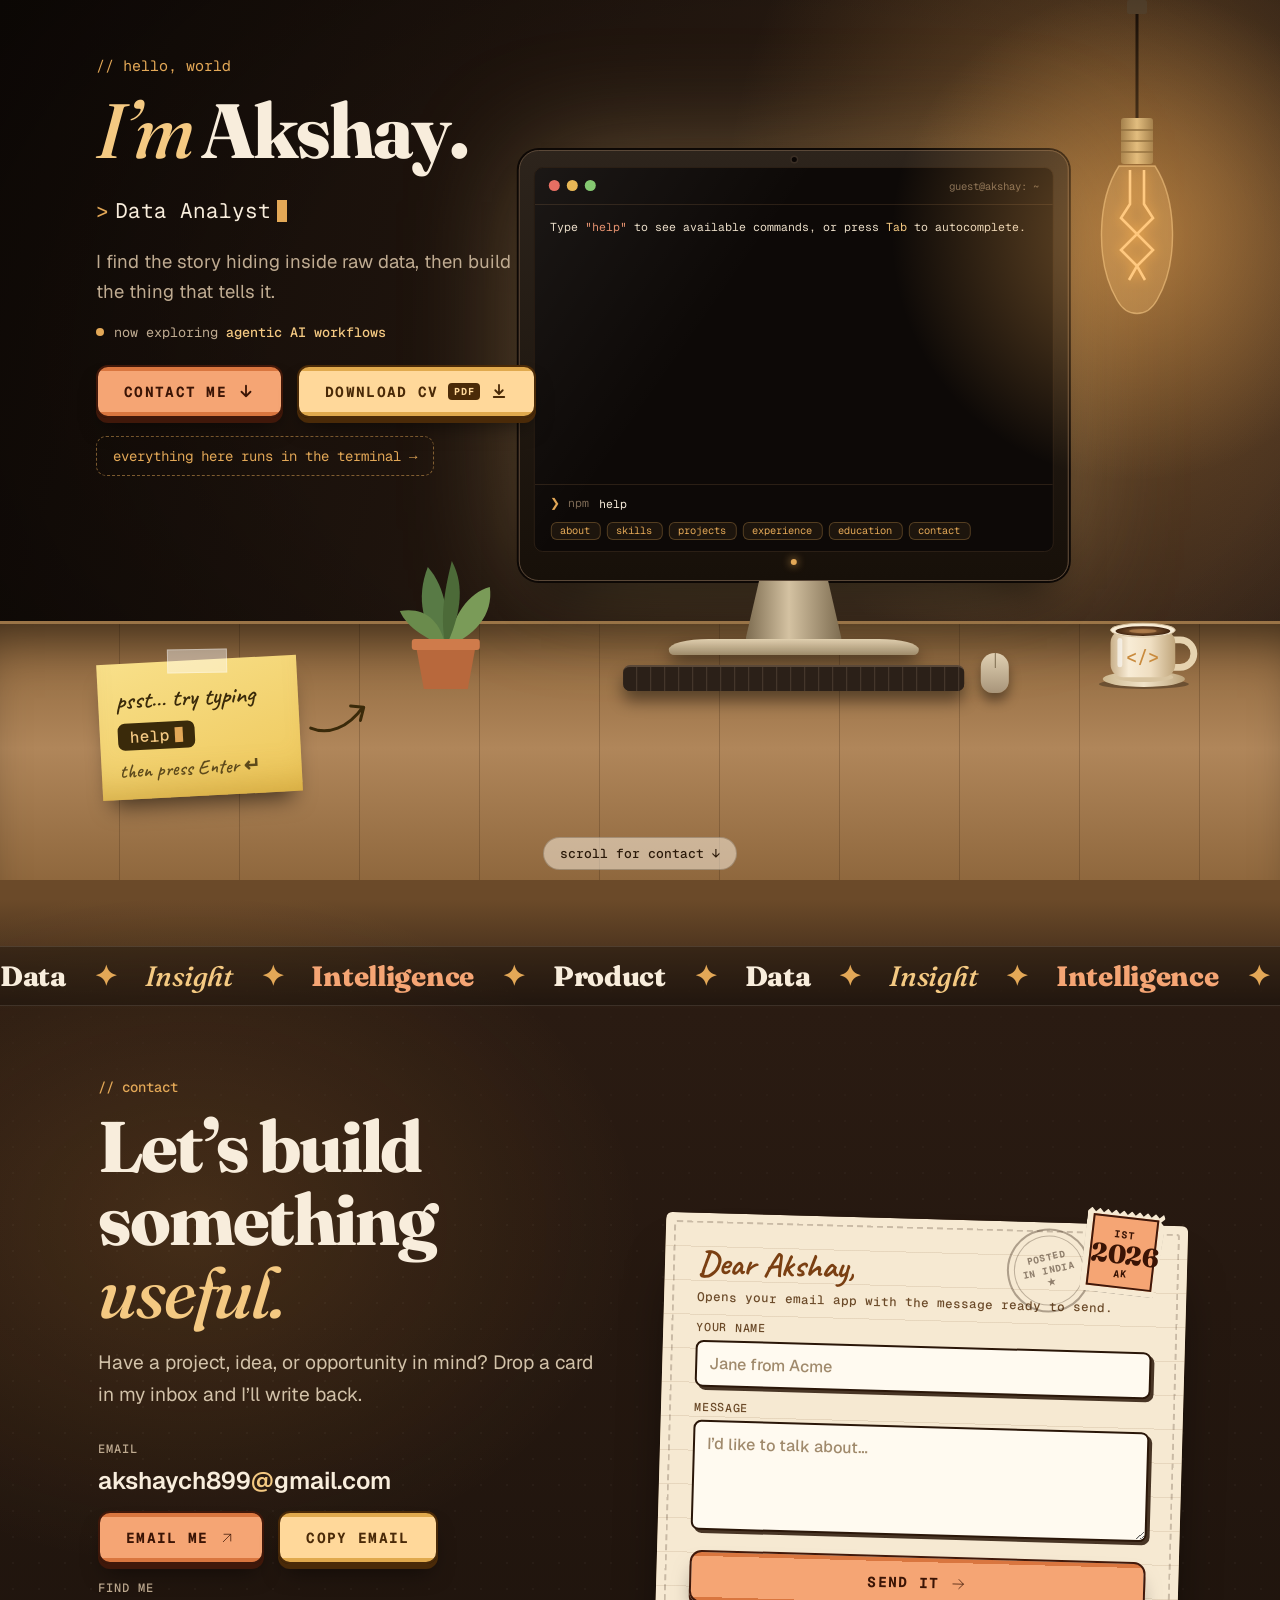
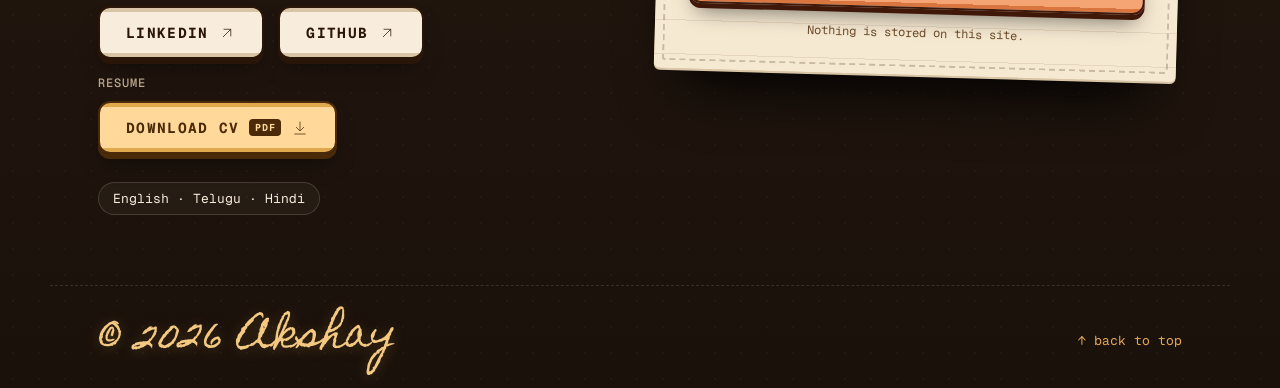
<file: index.html>
<!DOCTYPE html>
<html lang="en">
<head>
<meta charset="utf-8">
<meta name="viewport" content="width=device-width, initial-scale=1, viewport-fit=cover">
<title>Akshay — Data Analyst</title>
<link rel="icon" href="favicon.svg" type="image/svg+xml">
<link rel="preload" href="fonts/fraunces-normal.woff2" as="font" type="font/woff2" crossorigin>
<link rel="preload" href="fonts/geist.woff2" as="font" type="font/woff2" crossorigin>
<link rel="stylesheet" href="fonts/fonts.css">
<link rel="stylesheet" href="js/nav.css">
<script src="js/nav.js"></script>
<style>
:root{--esp:#160f0a;--amber:#e3a857;--honey:#f4c982;--cream:#f8eddc;--mist:#bfab91;--rose:#e58f6b;--sage:#9fd18b;--oak1:#b0865a;--oak2:#8a6339;--oak3:#6b4a29;
box-sizing:border-box;padding-top:env(safe-area-inset-top,0px);padding-bottom:env(safe-area-inset-bottom,0px)}
*{box-sizing:border-box;margin:0}
html{scroll-behavior:smooth;scroll-padding-top:env(safe-area-inset-top,0px)}
body{background:var(--esp);color:var(--cream);font-family:"Geist",system-ui,sans-serif;overflow-x:hidden;-webkit-font-smoothing:antialiased}
.hero{position:relative;height:100vh;height:100svh;min-height:680px;overflow:hidden}
.wall{position:absolute;inset:0;background:linear-gradient(105deg,#120b07,#241810 55%,#33231a)}
.wallglow{position:absolute;inset:0;background:radial-gradient(ellipse 45% 80% at 88% 26%,rgba(255,176,80,.34),transparent 70%);transition:opacity .7s}
.hero::after{content:"";position:absolute;inset:0;background:radial-gradient(ellipse at 62% 40%,transparent 45%,rgba(0,0,0,.55));pointer-events:none;z-index:2}
.dim{transition:filter .7s}.off .dim{filter:brightness(.3) saturate(.65)}.off .wallglow,.off .halo2{opacity:0}
a:focus-visible,button:focus-visible{outline:2px solid var(--honey);outline-offset:3px}
/* copy */
.copy{position:absolute;left:96px;top:clamp(40px,calc(69% - 565px),16%);max-width:470px;z-index:8}
.cm{font:400 15px "Geist Mono",monospace;color:var(--amber);margin-bottom:18px}
h1{font-family:"Fraunces",Georgia,serif;font-weight:800;font-size:clamp(54px,6vw,92px);line-height:1;letter-spacing:-.025em}
h1 em{font-weight:500;font-style:italic;margin-right:.1em;color:var(--honey)}
.role{display:flex;align-items:center;gap:6px;height:34px;margin:24px 0 18px;font:400 21px "Geist Mono",monospace}
.role s{text-decoration:none;color:var(--amber)}.role b{width:10px;height:22px;background:var(--amber);animation:blink 1s steps(1) infinite}
@keyframes blink{50%{opacity:0}}
.sub{color:var(--mist);font-size:18.5px;line-height:1.65;max-width:430px}
.tip{display:inline-flex;align-items:center;gap:10px;margin-top:18px;font:400 14px "Geist Mono",monospace;color:var(--amber);padding:10px 16px;border:1px dashed rgba(227,168,87,.5);border-radius:10px}
.tip kbd{font:inherit;color:var(--esp);background:var(--amber);border-radius:5px;padding:0 7px}
/* bulb */
.bulbwrap{position:absolute;right:6.5%;top:0;width:120px;height:330px;z-index:6;transform-origin:50% 0;animation:swing 3.8s ease-in-out infinite alternate}
@keyframes swing{from{transform:rotate(-7deg)}to{transform:rotate(7deg)}}
.on .fil{animation:flk 7s infinite}@keyframes flk{0%,100%{opacity:1}46%{opacity:.9}48%{opacity:.55}50%{opacity:1}}
.bulbwrap svg{width:100%;height:100%;overflow:visible}
.halo2{position:absolute;left:50%;top:235px;width:560px;height:560px;margin:-280px 0 0 -280px;background:radial-gradient(circle,rgba(255,180,90,.42),transparent 62%);transition:opacity .7s;pointer-events:none}
.glass{fill:rgba(255,205,130,.28);transition:fill .5s}.off .glass{fill:rgba(255,255,255,.04)}
.fil{stroke:#ffd596;transition:stroke .5s;filter:drop-shadow(0 0 6px #ffb347)}.off .fil{stroke:#5b4733;filter:none}
.bulbhit{position:absolute;left:14px;top:112px;width:92px;height:214px;background:none;border:0;border-radius:40px;cursor:pointer}
.hint{position:absolute;right:calc(6.5% + 118px);top:215px;z-index:8;font:400 13px "Geist Mono",monospace;color:var(--mist);animation:nudge 2.4s ease-in-out infinite}
@keyframes nudge{50%{transform:translateX(5px)}}
/* desk */
.desk{position:absolute;left:0;right:0;bottom:0;height:31%;z-index:3;border-top:3px solid #9a7447;
background:repeating-linear-gradient(90deg,transparent 0 119px,rgba(40,22,6,.22) 119px 120px),linear-gradient(180deg,var(--oak2),var(--oak1) 45%,var(--oak2));box-shadow:inset 0 40px 50px -26px rgba(0,0,0,.55)}
.desk::after{content:"";position:absolute;left:0;right:0;bottom:0;height:20px;background:var(--oak3)}
.note{position:absolute;left:96px;top:36px;width:200px;padding:24px 18px 16px;background:linear-gradient(160deg,#f8e08a,#eec75a);color:#3a2a0a;font:600 25px/1.1 "Caveat",cursive;transform:rotate(-3deg);transform-origin:50% 0;box-shadow:0 16px 22px -10px rgba(0,0,0,.6),inset 0 -34px 40px -30px rgba(150,100,0,.4);transition:transform .35s;animation:flap 6s ease-in-out infinite}
.note:hover{transform:rotate(0)}
@keyframes flap{0%,100%{transform:rotate(-3deg)}50%{transform:rotate(-1.6deg)}}
.note::before{content:"";position:absolute;left:50%;top:-11px;width:58px;height:22px;margin-left:-29px;background:rgba(255,255,255,.42);border:1px solid rgba(255,255,255,.3);transform:rotate(2deg)}
.note kbd{display:block;width:max-content;margin:8px 0 6px;font:500 16px "Geist Mono",monospace;color:var(--honey);background:#3a2a0a;padding:3px 12px;border-radius:7px}
.note kbd i{display:inline-block;width:8px;height:15px;margin-left:5px;vertical-align:-2px;background:var(--amber);animation:blink 1s steps(1) infinite}
.note small{font-size:20px;opacity:.8}
.note svg{position:absolute;right:-70px;top:44px;width:62px;overflow:visible}
/* stage */
.stage{position:absolute;left:62%;transform:translateX(-50%);width:min(640px,43vw);bottom:calc(31% - 34px);z-index:4}
.mon{position:relative;background:linear-gradient(#2d241c,#171009);border-radius:20px;padding:16px 14px 8px;border:1px solid #5a4838;box-shadow:0 0 0 2px #0d0805,0 0 120px -10px rgba(244,201,130,.38),0 30px 40px -22px #000}
.cam{position:absolute;left:50%;top:6px;width:5px;height:5px;margin-left:-2px;border-radius:50%;background:#0a0604;box-shadow:0 0 0 1.5px #3b2f25}
.chin{height:20px;display:flex;align-items:center;justify-content:center}
.led{width:6px;height:6px;border-radius:50%;background:var(--amber);box-shadow:0 0 8px var(--amber);animation:pulse 3s ease-in-out infinite}
@keyframes pulse{50%{opacity:.35}}
.win{border-radius:9px;overflow:hidden;background:#0d0907;font:400 clamp(10px,.9vw,13px)/1.7 "Geist Mono",monospace;position:relative;border:1px solid #2b1f15}
.win::after{content:"";position:absolute;inset:0;background:linear-gradient(125deg,rgba(255,255,255,.06),transparent 36%);pointer-events:none}
.bar{display:flex;align-items:center;gap:7px;padding:9px 14px;border-bottom:1px solid #2b1f15}
.bar i{width:11px;height:11px;border-radius:50%}.bar i:nth-child(1){background:#e5675a}.bar i:nth-child(2){background:#e8b44d}.bar i:nth-child(3){background:#7fc66a}
.bar span{margin-left:auto;color:#7d6a55;font-size:.92em}
.tbody{height:clamp(170px,31vh,300px);overflow-y:auto;padding:12px 16px 4px;color:#e9dcc7;white-space:pre-wrap;scrollbar-width:thin;scrollbar-color:#3d2d1f transparent}
.tbody>div{animation:in .25s ease-out;margin-bottom:10px}@keyframes in{from{opacity:0;transform:translateY(4px)}}
.pr{color:var(--amber)}.pr em{font-style:normal;color:#7d6a55}.pr span{color:var(--cream)}
.c{display:inline-block;min-width:14ch;color:var(--amber);font-weight:500}
.mu{color:#a6937b}.h{color:var(--honey)}.r{color:var(--rose)}.g{color:var(--sage)}.tbody a{color:var(--honey);text-underline-offset:3px}
.tin{display:flex;gap:8px;padding:8px 16px;border-top:1px solid #2b1f15;color:var(--amber);cursor:text}
.tin em{font-style:normal;color:#7d6a55}
.tin input{flex:1;min-width:0;background:none;border:0;outline:0;color:var(--cream);font:inherit;caret-color:var(--amber)}
.tin input::placeholder{color:#5f4e3d}
.qk{display:flex;flex-wrap:wrap;gap:6px;padding:0 16px 11px}
.qk button{font:inherit;font-size:.9em;line-height:1.5;color:var(--amber);background:rgba(227,168,87,.08);border:1px solid rgba(227,168,87,.28);border-radius:6px;padding:0 9px;cursor:pointer;transition:background .2s}
.qk button:hover{background:rgba(227,168,87,.22)}
.neck{width:96px;height:58px;margin:0 auto;clip-path:polygon(14% 0,86% 0,100% 100%,0 100%);background:linear-gradient(90deg,#7d6c50,#d4c2a2 45%,#7d6c50)}
.foot{width:250px;height:16px;margin:0 auto;border-radius:60px 60px 8px 8px/100% 100% 8px 8px;background:linear-gradient(#e0d0b2,#9c8a6a);box-shadow:0 8px 16px rgba(0,0,0,.45)}
.kb{position:absolute;left:50%;bottom:-36px;transform:translateX(-50%);width:62%;height:26px;border-radius:7px;background:repeating-linear-gradient(90deg,#2b2018 0 13px,#4a3b2f 13px 14px),#2b2018;border-top:2px solid #5a4838;box-shadow:0 10px 16px rgba(0,0,0,.45)}
.ms{position:absolute;left:84%;bottom:-38px;width:28px;height:40px;border-radius:14px 14px 12px 12px;background:linear-gradient(#e0d0b2,#a8957a);box-shadow:0 8px 12px rgba(0,0,0,.4)}
.ms::before{content:"";position:absolute;left:50%;top:0;height:15px;width:1.5px;background:#7d6c50}
.prop{position:absolute;bottom:-34px;pointer-events:none;overflow:visible}
.lf{transform-box:fill-box;transform-origin:50% 100%;animation:sway 4.5s ease-in-out infinite alternate}
.lf:nth-child(2){animation-delay:-1.4s;animation-duration:5.2s}.lf:nth-child(3){animation-delay:-2.6s;animation-duration:3.9s}.lf:nth-child(4){animation-delay:-.8s;animation-duration:5.6s}
@keyframes sway{from{transform:rotate(-4deg)}to{transform:rotate(4deg)}}
.st{fill:none;stroke:#f6e8d6;stroke-width:3.6;stroke-linecap:round;opacity:0;transform-box:fill-box;transform-origin:50% 100%;animation:steam 3s ease-in-out infinite}
@keyframes steam{0%{opacity:0;transform:translate(0,14px) scale(.8)}25%{opacity:.9}100%{opacity:0;transform:translate(var(--dx,8px),-52px) scale(1.25)}}
.cof{transform-box:fill-box;transform-origin:center;animation:ripple 2.2s ease-in-out infinite alternate}
@keyframes ripple{from{transform:scale(1)}to{transform:scale(.93,1.25)}}
.mug{transform-box:fill-box;transform-origin:50% 100%;animation:mugb 6s ease-in-out infinite}
@keyframes mugb{0%,90%,100%{transform:rotate(0)}94%{transform:rotate(-1.6deg)}97%{transform:rotate(1.2deg)}}
@media(max-width:900px){
 body{overflow:auto}.hero{min-height:1120px}
 .copy{left:24px;right:24px;top:9%}.tip,.note,.hint{display:none}
 .bulbwrap{right:5%;width:90px;height:250px}
 .stage{left:50%;width:92vw;bottom:calc(31% - 20px)}.tbody{height:260px}.prop{display:none}
}
@media(prefers-reduced-motion:reduce){.lf,.st,.led,.hint,.role b,.cof,.mug,.bulbwrap,.fil{animation:none}.st{opacity:.5}}

.now{display:flex;align-items:center;gap:10px;margin-top:16px;font:400 13.5px "Geist Mono",monospace;color:var(--mist)}
.now i{width:8px;height:8px;border-radius:50%;background:var(--amber);box-shadow:0 0 0 0 rgba(240,176,80,.6);animation:ping 2s infinite}@keyframes ping{70%{box-shadow:0 0 0 9px rgba(240,176,80,0)}100%{box-shadow:0 0 0 0 rgba(240,176,80,0)}}
.now b{color:var(--honey);font-weight:500}
.ctas{display:flex;flex-wrap:wrap;gap:14px;margin-top:24px}
.btn2{--f:#f5a574;--r:#d9763f;--o:#40180a;--t:#3a1405;position:relative;display:inline-flex;align-items:center;justify-content:center;gap:10px;font:700 14.5px "Geist Mono",monospace;letter-spacing:.09em;text-transform:uppercase;text-decoration:none;color:var(--t);cursor:pointer;padding:15px 26px;border-radius:12px;border:2.5px solid var(--o);background:linear-gradient(var(--r) 0 4px,var(--f) 4px calc(100% - 4px),var(--r) calc(100% - 4px));box-shadow:0 5px 0 var(--o),0 14px 22px -8px rgba(0,0,0,.55);transition:transform .12s,box-shadow .12s,filter .2s}
.btn2:hover{transform:translateY(-2px);box-shadow:0 7px 0 var(--o),0 18px 26px -8px rgba(0,0,0,.6);filter:brightness(1.05)}
.btn2:active{transform:translateY(5px);box-shadow:0 0 0 var(--o),0 4px 8px -4px rgba(0,0,0,.5)}
.btn2.g{--f:#ffd89a;--r:#e0a94d;--o:#4a2a08;--t:#4a2a08}
.btn2.k{--f:#f8eddc;--r:#d8c5a6;--o:#2a1608;--t:#2a1608}
.btn2 .ic{display:grid;place-items:center;transition:transform .25s}.btn2 .ic svg{stroke-width:3}
.btn2:hover .ic{transform:translateY(2px)}.btn2.arr:hover .ic{transform:translate(3px,-3px)}
.btn2 small{font:700 10px "Geist Mono",monospace;padding:2px 6px;border-radius:4px;background:var(--o);color:var(--f);letter-spacing:.06em}
.cue{position:absolute;left:50%;bottom:30px;transform:translateX(-50%);z-index:6;font:500 13px "Geist Mono",monospace;color:#2b1a0a;text-decoration:none;display:flex;align-items:center;gap:8px;background:rgba(248,237,220,.55);padding:7px 16px;border-radius:99px;border:1px solid rgba(43,26,10,.25)}
.cue i{font-style:normal;animation:bobc 1.6s ease-in-out infinite}@keyframes bobc{50%{transform:translateY(5px)}}
/* contact */
.contact{position:relative;min-height:100vh;min-height:100svh;display:flex;flex-direction:column;overflow:hidden;background:radial-gradient(ellipse 50% 45% at 15% 30%,rgba(255,170,70,.14),transparent 70%),linear-gradient(180deg,#6b4a29 0,#2a1b12 110px,#1a110b 100%);transition:filter .7s}
.contact::before{content:"";position:absolute;inset:0;pointer-events:none;opacity:.5;background-image:radial-gradient(rgba(248,237,220,.07) 1.2px,transparent 1.4px);background-size:26px 26px;mask-image:linear-gradient(180deg,transparent,#000 30%)}
.contact.off{filter:brightness(.5) saturate(.7)}
.band{overflow:hidden;margin-top:46px;border-block:1px solid rgba(248,237,220,.12);background:rgba(13,9,7,.35);padding:12px 0;position:relative}
.track{display:flex;width:max-content;animation:mq 34s linear infinite;font:800 clamp(18px,2.2vw,28px) "Fraunces",serif;letter-spacing:-.01em;white-space:nowrap;will-change:transform}
.grp{display:flex;gap:28px;padding-right:28px;flex:none}
.track .w0{color:var(--cream)}.track .w1{color:var(--honey);font-style:italic;font-weight:500}.track .w2{color:#f5a574}.track .w3{color:var(--cream)}.track i{font-style:normal;color:var(--amber)}
.band:hover .track{animation-play-state:paused}
@keyframes mq{to{transform:translateX(-50%)}}
.cwrap{position:relative;flex:1;display:grid;grid-template-columns:1fr 1.05fr;gap:clamp(30px,5vw,80px);max-width:1180px;margin:0 auto;padding:72px clamp(20px,4vw,48px) 70px;width:100%;align-items:center}
.contact .eye{font:500 14px "Geist Mono",monospace;color:var(--amber);margin-bottom:14px}
.contact h2{font:800 clamp(42px,5.6vw,80px)/1.02 "Fraunces",Georgia,serif;letter-spacing:-.03em}
.contact h2 em{font-weight:500;color:var(--honey)}
.contact .lead{margin-top:18px;max-width:27em;font-size:clamp(17px,1.5vw,20px);line-height:1.65;color:#d2c2a9}
.dial{margin-top:30px;display:grid;gap:16px;max-width:430px}
.dial .row{display:flex;flex-wrap:wrap;gap:14px}
.dial .lab{font:500 12px "Geist Mono",monospace;color:var(--mist);margin-bottom:-6px;letter-spacing:.08em;text-transform:uppercase}
.addr{font:600 clamp(18px,2vw,24px)/1.2 "Geist",sans-serif;color:var(--cream);word-break:break-all}
.addr b{color:var(--honey);font-weight:600}
.meta{display:flex;flex-wrap:wrap;gap:10px;margin-top:28px}
.meta span{display:inline-flex;align-items:center;gap:8px;font:400 13px "Geist Mono",monospace;color:var(--cream);padding:7px 14px;border-radius:99px;border:1px solid rgba(248,237,220,.16);background:rgba(248,237,220,.04)}
.meta i{width:7px;height:7px;border-radius:50%;background:#f5a574;box-shadow:0 0 8px #f5a574}
/* postcard */
.card{position:relative;transform:rotate(1.6deg);transition:transform .4s;background:#f6e9d2;color:#2a1608;border-radius:6px;padding:clamp(22px,2.6vw,34px);box-shadow:0 2px 0 #d8c5a6,0 40px 60px -26px #000,0 0 0 1px rgba(42,22,8,.25);background-image:repeating-linear-gradient(transparent 0 33px,rgba(120,80,40,.12) 33px 34px)}
.card:hover,.card:focus-within{transform:rotate(0)}
.card::before{content:"";position:absolute;inset:8px;border:2px dashed rgba(42,22,8,.22);border-radius:3px;pointer-events:none}
.stamp{position:absolute;right:26px;top:-14px;width:78px;padding:6px;background:#f6e9d2;transform:rotate(5deg);box-shadow:0 6px 12px -6px #000;clip-path:polygon(0 4px,4px 0,8px 4px,12px 0,16px 4px,20px 0,24px 4px,28px 0,32px 4px,36px 0,40px 4px,44px 0,48px 4px,52px 0,56px 4px,60px 0,64px 4px,68px 0,72px 4px,76px 0,100% 4px,calc(100% - 4px) 8px,100% 12px,calc(100% - 4px) 16px,100% 20px,calc(100% - 4px) 100%,0 100%)}
.stamp div{border:2px solid #40180a;background:#f5a574;color:#3a1405;text-align:center;padding:10px 0 6px;font:700 10px "Geist Mono",monospace;letter-spacing:.1em}
.stamp b{display:block;font:800 26px/1 "Fraunces",serif;letter-spacing:-.02em}
.pm{position:absolute;right:96px;top:6px;width:84px;height:84px;border-radius:50%;border:2px solid rgba(42,22,8,.35);display:grid;place-items:center;text-align:center;transform:rotate(-14deg);font:700 9.5px/1.35 "Geist Mono",monospace;color:rgba(42,22,8,.5);letter-spacing:.06em;pointer-events:none}
.pm::after{content:"";position:absolute;inset:5px;border-radius:50%;border:1px solid rgba(42,22,8,.28)}
.hw{font:700 34px/1 "Caveat",cursive;color:#7a3f12;margin-bottom:8px}
.card .n{font:500 12.5px "Geist Mono",monospace;color:#6b4a29;margin-bottom:14px}
.card label{display:block;font:500 11.5px "Geist Mono",monospace;color:#6b4a29;margin-bottom:12px;letter-spacing:.06em;text-transform:uppercase}
.card input,.card textarea{display:block;width:100%;margin-top:6px;padding:11px 12px;border-radius:8px;border:2px solid #2a1608;background:#fffaf0;color:#2a1608;font:500 16px "Geist",sans-serif;resize:vertical;transition:.15s;box-shadow:3px 3px 0 rgba(42,22,8,.85)}
.card input:focus,.card textarea:focus{outline:0;transform:translate(-1px,-1px);box-shadow:5px 5px 0 #d9763f}
.card ::placeholder{color:#a08a6c}
.card .btn2{width:100%;margin-top:8px}
.card .hint2{margin-top:16px;font:400 12px "Geist Mono",monospace;color:#6b4a29;text-align:center}
.cfoot{display:flex;justify-content:space-between;flex-wrap:wrap;gap:10px;max-width:1180px;width:100%;margin:0 auto;padding:22px clamp(20px,4vw,48px) calc(24px + env(safe-area-inset-bottom,0px));border-top:1px dashed rgba(248,237,220,.13);font:400 13px "Geist Mono",monospace;color:var(--mist)}
.cfoot a{color:var(--amber);text-decoration:none}
.cfoot{align-items:center;padding-top:30px}.sig{font:400 clamp(26px,3.2vw,40px)/1.2 "Homemade Apple","Caveat",cursive;color:var(--honey);transform:rotate(-2deg);display:inline-block;text-shadow:0 2px 14px rgba(240,176,80,.25)}
@media(max-width:900px){.cwrap{grid-template-columns:1fr;padding-top:50px}.card{transform:none}.pm{display:none}.cue{display:none}.ctas{margin-top:20px}}
@media(prefers-reduced-motion:reduce){html{scroll-behavior:auto}.cue i,.track,.now i,.btn2:active{transition:none}.card{transform:none}}

/* mobile / tablet layout: copy on top, monitor below (no overlap) */
@media(max-width:900px){
 .hero{height:auto;min-height:0;display:flex;flex-direction:column;padding-bottom:118px}
 .copy{position:relative;left:auto;right:auto;top:auto;max-width:none;padding:84px 24px 26px}
 .stage{position:relative;left:auto;bottom:auto;transform:none;margin:8px auto 0;width:92vw}
 .desk{height:152px}
 .bulbwrap{z-index:5}
 .sub{max-width:300px}
}
</style>
</head>
<body>
<section class="hero on" id="hero">
<div class="wall dim"></div><div class="wallglow"></div>

<div class="copy">
<div class="cm">// hello, world</div>
<h1><em>I’m</em>Akshay.</h1>
<div class="role"><span style="color:var(--amber)">&gt;</span><span id="t"></span><b></b></div>
<p class="sub">I find the story hiding inside raw data, then build the thing that tells it.</p>
<div class="now"><i></i><span>now exploring <b>agentic AI workflows</b></span></div>
<div class="ctas"><a class="btn2" href="#contact"><span>Contact me</span><svg class="ic" width="18" height="18" viewBox="0 0 24 24" fill="none" stroke="currentColor" stroke-width="2.4" stroke-linecap="round" stroke-linejoin="round" aria-hidden="true"><path d="M12 5v14M6 13l6 6 6-6"/></svg></span></a><a class="btn2 g" href="Akshay_Resume.pdf" download="Akshay_Resume.pdf" id="cvl"><span>Download CV</span><small>PDF</small><svg class="ic" width="18" height="18" viewBox="0 0 24 24" fill="none" stroke="currentColor" stroke-width="2.4" stroke-linecap="round" stroke-linejoin="round" aria-hidden="true"><path d="M12 4v11M7 11l5 5 5-5M5 20h14"/></svg></a></div>
<div class="tip">everything here runs in the terminal →</div>
</div>

<div class="bulbwrap" id="bulbwrap"><div class="halo2"></div>
<svg viewBox="0 0 120 330" aria-hidden="true">
<defs><linearGradient id="br" x1="0" x2="1"><stop offset="0" stop-color="#8a7248"/><stop offset=".5" stop-color="#d9c08a"/><stop offset="1" stop-color="#8a7248"/></linearGradient></defs>
<line x1="60" y1="0" x2="60" y2="120" stroke="#100905" stroke-width="3"/><rect x="50" y="0" width="20" height="14" rx="2" fill="#4a3a28"/>
<rect x="44" y="118" width="32" height="46" rx="3" fill="url(#br)"/><path d="M44 130h32M44 141h32M44 152h32" stroke="#6e5a36" stroke-width="1.5"/>
<path class="glass" d="M42 166C20 200 18 262 40 300c10 18 30 18 40 0 22-38 20-100-2-134z" stroke="rgba(255,220,160,.55)" stroke-width="1.4"/>
<path class="fil" d="M53 170v34l-9 14 16 16-16 16 16 16-8 14M67 170v34l9 14-16 16 16 16-16 16 8 14" fill="none" stroke-width="2.6"/>
</svg>
<button class="bulbhit" id="bulb" aria-pressed="true" aria-label="Turn the light on or off"></button></div>

<div class="stage" id="stage">
<div class="mon"><span class="cam"></span>
<div class="win" id="win">
<div class="bar"><i></i><i></i><i></i><span>guest@akshay: ~</span></div>
<div class="tbody" id="tb" aria-live="polite"></div>
<label class="tin"><span>❯</span><em>npm</em><input id="ti" aria-label="Terminal command" autocomplete="off" autocapitalize="off" spellcheck="false" placeholder="type help"></label>
<div class="qk"><button data-c="about">about</button><button data-c="skills">skills</button><button data-c="projects">projects</button><button data-c="experience">experience</button><button data-c="education">education</button><button data-c="contact">contact</button></div>
</div>
<div class="chin"><i class="led"></i></div></div>
<div class="neck"></div><div class="foot"></div><div class="kb"></div><div class="ms"></div>

<svg class="prop" style="left:-125px;width:104px" viewBox="0 0 104 140" aria-hidden="true">
<g><path class="lf" d="M52 98C28 82 22 48 34 18c18 20 22 52 18 80z" fill="#587a45"/><path class="lf" d="M52 98C60 66 74 44 96 38c4 28-16 50-44 60z" fill="#7a9b58"/><path class="lf" d="M52 98C46 70 50 44 58 12c14 26 8 56-6 86z" fill="#4c6a38"/><path class="lf" d="M52 98C34 90 14 80 6 62c24-4 40 8 46 36z" fill="#6a8b4c"/></g>
<path d="M22 96h60l-8 44H30z" fill="#b8683c"/><rect x="18" y="90" width="68" height="11" rx="3" fill="#cf7b4b"/></svg>

<svg class="prop" style="right:-128px;width:98px" viewBox="0 0 100 104" aria-hidden="true">
<defs><linearGradient id="mg" x1="0" x2="1"><stop offset="0" stop-color="#c9b08a"/><stop offset=".28" stop-color="#f8ecd6"/><stop offset=".62" stop-color="#efdec1"/><stop offset="1" stop-color="#c0a67c"/></linearGradient>
<radialGradient id="cf"><stop offset="0" stop-color="#9a6a3f"/><stop offset="1" stop-color="#40240f"/></radialGradient>
<linearGradient id="sc" x1="0" x2="1"><stop offset="0" stop-color="#cdb890"/><stop offset=".5" stop-color="#f1e3c8"/><stop offset="1" stop-color="#bda47b"/></linearGradient></defs>
<ellipse cx="46" cy="99" rx="46" ry="5" fill="rgba(0,0,0,.3)"/>
<ellipse cx="46" cy="94" rx="42" ry="8" fill="url(#sc)"/><ellipse cx="46" cy="92" rx="30" ry="5" fill="#d8c4a0"/>
<path class="st" style="--dx:-6px" d="M30 40c-9-9 9-17 0-28s6-18 0-28"/>
<path class="st" style="animation-delay:.6s;animation-duration:3.4s;--dx:6px" d="M39 40c-9-9 9-17 0-28s6-18 0-28"/>
<path class="st" style="animation-delay:1.2s" d="M48 40c-9-9 9-17 0-28s6-18 0-28"/>
<path class="st" style="animation-delay:1.8s;animation-duration:3.6s;--dx:-8px" d="M57 40c-9-9 9-17 0-28s6-18 0-28"/>
<path class="st" style="animation-delay:2.3s;--dx:10px" d="M43 40c-9-9 9-17 0-28s6-18 0-28"/>
<g class="mug"><path d="M76 54h7a12 12 0 010 28h-8" fill="none" stroke="#e6d3b0" stroke-width="7" stroke-linecap="round"/>
<rect x="12" y="44" width="66" height="48" rx="13" fill="url(#mg)"/><rect x="19" y="52" width="5" height="30" rx="2.5" fill="rgba(255,255,255,.6)"/>
<ellipse cx="45" cy="44" rx="33" ry="7" fill="#f8ecd6" stroke="#d9c3a0"/><ellipse cx="45" cy="45" rx="28" ry="5" fill="url(#cf)"/>
<ellipse class="cof" cx="45" cy="45" rx="14" ry="2.2" fill="#b98652" opacity=".7"/>
<text x="45" y="78" text-anchor="middle" font-family="Geist Mono,monospace" font-size="19" font-weight="500" fill="#c98a3c">&lt;/&gt;</text></g></svg>
</div>

<a class="cue" href="#contact">scroll for contact <i>↓</i></a>
<div class="desk dim"><div class="note">psst… try typing<kbd>help<i></i></kbd><small>then press Enter ↵</small>
<svg viewBox="0 0 62 40" fill="none" stroke="#3a2a0a" stroke-width="3" stroke-linecap="round" stroke-linejoin="round" aria-hidden="true"><path d="M3 30C20 38 40 32 56 12M44 10l13 2-4 13"/></svg></div></div>
</section>
<section class="contact" id="contact" aria-labelledby="ct">
<div class="band" aria-hidden="true"><div class="track"><div class="grp"><span class="w0">Data</span><i>✦</i><span class="w1">Insight</span><i>✦</i><span class="w2">Intelligence</span><i>✦</i><span class="w3">Product</span><i>✦</i><span class="w0">Data</span><i>✦</i><span class="w1">Insight</span><i>✦</i><span class="w2">Intelligence</span><i>✦</i><span class="w3">Product</span><i>✦</i><span class="w0">Data</span><i>✦</i><span class="w1">Insight</span><i>✦</i><span class="w2">Intelligence</span><i>✦</i><span class="w3">Product</span><i>✦</i></div><div class="grp"><span class="w0">Data</span><i>✦</i><span class="w1">Insight</span><i>✦</i><span class="w2">Intelligence</span><i>✦</i><span class="w3">Product</span><i>✦</i><span class="w0">Data</span><i>✦</i><span class="w1">Insight</span><i>✦</i><span class="w2">Intelligence</span><i>✦</i><span class="w3">Product</span><i>✦</i><span class="w0">Data</span><i>✦</i><span class="w1">Insight</span><i>✦</i><span class="w2">Intelligence</span><i>✦</i><span class="w3">Product</span><i>✦</i></div></div></div>
<div class="cwrap">
<div>
<div class="eye">// contact</div>
<h2 id="ct">Let’s build something <em>useful.</em></h2>
<p class="lead">Have a project, idea, or opportunity in mind? Drop a card in my inbox and I’ll write back.</p>
<div class="dial">
<div class="lab">email</div><div class="addr">akshaych899<b>@</b>gmail.com</div>
<div class="row"><a class="btn2 arr" href="mailto:akshaych899@gmail.com"><span>Email me</span><svg class="ic" width="18" height="18" viewBox="0 0 24 24" fill="none" stroke="currentColor" stroke-linecap="round" stroke-linejoin="round" aria-hidden="true"><path d="M7 17L17 7M8 7h9v9"/></svg></a><button class="btn2 g" id="cpy" type="button" aria-label="Copy email address">Copy email</button></div>
<div class="lab">find me</div>
<div class="row"><a class="btn2 k arr" href="https://www.linkedin.com/in/akshaydorasrichintha" target="_blank" rel="noopener"><span>LinkedIn</span><svg class="ic" width="18" height="18" viewBox="0 0 24 24" fill="none" stroke="currentColor" stroke-linecap="round" stroke-linejoin="round" aria-hidden="true"><path d="M7 17L17 7M8 7h9v9"/></svg></a><a class="btn2 k arr" href="https://github.com/akshayxstack" target="_blank" rel="noopener"><span>GitHub</span><svg class="ic" width="18" height="18" viewBox="0 0 24 24" fill="none" stroke="currentColor" stroke-linecap="round" stroke-linejoin="round" aria-hidden="true"><path d="M7 17L17 7M8 7h9v9"/></svg></a></div>
<div class="lab">resume</div>
<div class="row"><a class="btn2 g" href="Akshay_Resume.pdf" download="Akshay_Resume.pdf"><span>Download CV</span><small>PDF</small><svg class="ic" width="18" height="18" viewBox="0 0 24 24" fill="none" stroke="currentColor" stroke-linecap="round" stroke-linejoin="round" aria-hidden="true"><path d="M12 4v11M7 11l5 5 5-5M5 20h14"/></svg></a></div>
</div>
<div class="meta"><span>English · Telugu · Hindi</span></div>
</div>
<div>
<div class="card"><div class="pm" aria-hidden="true">POSTED<br>IN INDIA<br>★</div><div class="stamp" aria-hidden="true"><div>IST<b>2026</b>AK</div></div>
<div class="hw">Dear Akshay,</div><p class="n">Opens your email app with the message ready to send.</p>
<form id="mf"><label>Your name<input name="n" autocomplete="name" placeholder="Jane from Acme" required></label><label>Message<textarea name="m" rows="4" placeholder="I’d like to talk about…" required></textarea></label>
<button class="btn2" type="submit"><span>Send it</span><svg class="ic" width="18" height="18" viewBox="0 0 24 24" fill="none" stroke="currentColor" stroke-linecap="round" stroke-linejoin="round" aria-hidden="true"><path d="M5 12h14M13 6l6 6-6 6"/></svg></button></form>
<div class="hint2">Nothing is stored on this site.</div></div>
</div>
</div>
<footer class="cfoot"><span class="sig">© 2026 Akshay</span><a href="#hero">↑ back to top</a></footer>
</section>
<script>
(function(){
var hero=document.getElementById("hero"),bulb=document.getElementById("bulb"),on=true;
var ct=document.getElementById("contact");function toggle(){on=!on;ct.classList.toggle("off",!on);hero.classList.toggle("on",on);hero.classList.toggle("off",!on);bulb.setAttribute("aria-pressed",on);var w=document.getElementById("bulbwrap");if(w.animate&&!matchMedia("(prefers-reduced-motion:reduce)").matches)w.animate([{transform:"rotate(16deg)"},{transform:"rotate(-12deg)"},{transform:"rotate(9deg)"},{transform:"rotate(-7deg)"},{transform:"rotate(7deg)"}],{duration:2600,easing:"ease-out"})}
bulb.addEventListener("click",toggle);
var tb=document.getElementById("tb"),ti=document.getElementById("ti"),still=matchMedia("(prefers-reduced-motion:reduce)").matches;
function L(u,t){return '<a href="'+u+'" target="_blank" rel="noopener">'+t+'</a>'}
function cmd(n,d){return '<span class="c">'+n+'</span><span class="mu">'+d+'</span>'}
var C={
help:cmd("about","who I am")+"\n"+cmd("skills","my toolkit")+"\n"+cmd("projects","things I've built")+"\n"+cmd("experience","internships")+"\n"+cmd("education","where I study")+"\n"+cmd("certs","certifications")+"\n"+cmd("highlights","career highlights")+"\n"+cmd("contact","get in touch")+"\n"+cmd("resume","download my CV")+"\n"+cmd("lights","toggle the bulb")+"\n"+cmd("clear","clear terminal")+"\n<span class='mu'>you can also try standard npm commands :D</span>",
about:"I turn data into insights, and ideas into <span class='h'>working solutions</span>.\nI'm a <span class='h'>Data Analyst</span> who finds the story inside raw data, then builds visualizations and real-world solutions with it.\nMy interests span <span class='h'>Data Science, AI/ML, Generative AI</span> and <span class='h'>Full-Stack Development</span>.\n<span class='mu'>Data → Analysis → Insight → Intelligence → Product</span>",
skills:cmd("data","analysis, cleaning, EDA, statistics, insights")+"\n"+cmd("python","Pandas, NumPy, Matplotlib, Seaborn, Scikit-learn")+"\n"+cmd("sql","querying, joins, aggregation, grouping")+"\n"+cmd("bi","Power BI, DAX, Power Query, Excel, data modeling")+"\n"+cmd("ml","regression, classification, XGBoost, SMOTE")+"\n"+cmd("genai","LLMs, Gemini, RAG, LangChain, ChromaDB")+"\n"+cmd("full stack","React, TypeScript, Node, Express, FastAPI, MongoDB")+"\n"+cmd("cloud","Render, MongoDB Atlas, AWS, OCI")+"\n"+cmd("tools","Git, GitHub, VS Code, Postman"),
projects:"<span class='h'>[1] ElectViz</span>\n<span class='mu'>Election data visualization for media. Power BI, DAX, star schema.</span>\n<span class='h'>[2] FraudGuard AI</span>\n<span class='mu'>ML fraud detection with Gemini explanations. React, Node, FastAPI, XGBoost.</span>\n<span class='h'>[3] DocSensei</span>\n<span class='mu'>Document Q&amp;A with RAG. LangChain, ChromaDB, Streamlit.</span>\n<span class='h'>[4] Insurance Cost Prediction</span>\n<span class='mu'>EDA and regression on insurance charges. Python, Scikit-learn.</span>\n<span class='h'>[5] LeadDesk</span>\n<span class='mu'>Full-stack lead management app. React, Node, MongoDB Atlas, Render.</span>\n\n<span class='mu'>more on</span> "+L("https://github.com/akshayxstack","github.com/akshayxstack"),
experience:"<span class='h'>Infosys Springboard Virtual Internship 6.0</span> <span class='mu'>13 Feb – 13 Apr 2026</span>\nBuilt ElectViz: turned election datasets into interactive Power BI dashboards using data modeling and visualization.\n\n<span class='h'>IBM SkillsBuild · Generative AI &amp; Cloud Computing</span> <span class='mu'>22 Jun – 31 Jul 2026</span>\nHands-on learning in Generative AI and cloud technologies through project-based work.\n\n<span class='h'>SkillCraft Technology</span> <span class='mu'>1 month</span>\nWeb Development internship.",
education:"<span class='h'>Lovely Professional University</span>\nB.Tech, Computer Science and Engineering <span class='mu'>2024 – 2028</span>\nMinor: <span class='h'>Data Science</span>\n<span class='mu'>Areas: DSA, DBMS, OS, Networks, OOP, ML, Deep Learning, NLP, GenAI</span>",
certs:"• NASSCOM Generative AI Certification <span class='mu'>Jun 2026</span>\n• Agentic AI Certified Foundations Associate, Oracle <span class='mu'>Jul 2026</span>\n• Oracle Data Platform Certified Foundations Associate <span class='mu'>Jun 2026</span>\n• Programming using Java, Infosys Springboard <span class='mu'>Feb 2026</span>\n• Operating Systems Basics, Cisco <span class='mu'>Aug 2025</span>\n• Backend REST API with Node.js, Udemy <span class='mu'>Nov 2024</span>",
highlights:"• <span class='h'>Data Visualization</span>  election-data solution with Power BI and structured data modeling\n• <span class='h'>AI / ML</span>  machine-learning systems for predictive analytics and fraud detection\n• <span class='h'>Generative AI</span>  document Q&amp;A (RAG) with embeddings and vector search\n• <span class='h'>Full Stack</span>  apps spanning frontend, backend, databases and deployment\n• <span class='h'>Internships</span>  Infosys Springboard 6.0, IBM SkillsBuild Gen AI &amp; Cloud",
contact:"<span class='h'>Let's build something useful.</span>\n"+cmd("email",L("mailto:akshaych899@gmail.com","akshaych899@gmail.com"))+"\n"+cmd("phone","+91 8331929577")+"\n"+cmd("github",L("https://github.com/akshayxstack","github.com/akshayxstack"))+"\n"+cmd("linkedin",L("https://www.linkedin.com/in/akshaydorasrichintha","linkedin.com/in/akshaydorasrichintha")),
whoami:"<span class='r'>akshay</span> — Data Analyst. I turn data into insights, and ideas into working solutions.",
"sudo hire akshay":"<span class='g'>✔ permission granted</span>\nOffer letter queued. Great choice — run <span class='h'>contact</span> to make it official."};
C.skill=C.skills;C.project=C.projects;C.cert=C.certs;C.certifications=C.certs;C.edu=C.education;C.exp=C.experience;C.highlight=C.highlights;C.achievements=C.highlights;C.achievement=C.highlights;
function add(h,c){var d=document.createElement("div");d.innerHTML=h;if(c)d.className=c;tb.appendChild(d);tb.scrollTop=tb.scrollHeight}
function run(raw){var c=Nav.norm(raw);if(!c)return;
 hist.push(raw);hi=hist.length;
 add('<span class="pr">❯ <em>npm</em> <span>'+c.replace(/</g,"&lt;")+'</span></span>');
 if(c==="clear"){tb.innerHTML="";return}
 if(c==="contact"||c==="hire"){add("scrolling to <span class='h'>contact</span>…");setTimeout(function(){ct.scrollIntoView({behavior:still?"auto":"smooth"})},400);return}
 var rt=Nav.routes[c];
 if(rt&&c!=="contact"){if(c==="home"){add("you are already home");return}add("opening <span class='h'>"+c+"</span>…");setTimeout(function(){Nav.go(rt[0],rt[1])},250);return}
 if(c==="resume"){add("downloading <span class='h'>Akshay_Resume.pdf</span>…");document.getElementById("cvl").click();return}
 if(c==="lights"){toggle();add("light switched "+(on?"<span class='h'>on</span>":"<span class='h'>off</span>"));return}
 add(C[c]||("command not found: "+c.replace(/</g,"&lt;")+" — type <span class='h'>help</span>"))}
var hist=[],hi=0,names=Object.keys(C).concat(["clear","lights","resume"]);
ti.addEventListener("keydown",function(e){
 if(e.key==="Enter"){run(ti.value);ti.value=""}
 else if(e.key==="ArrowUp"){if(hi>0)ti.value=hist[--hi];e.preventDefault()}
 else if(e.key==="ArrowDown"){ti.value=hi<hist.length-1?hist[++hi]:"";hi=Math.min(hi+1,hist.length)}
 else if(e.key==="Tab"){e.preventDefault();var v=ti.value.toLowerCase(),m=names.filter(function(n){return n.indexOf(v)===0});if(v&&m.length)ti.value=m[0]}});
var mf=document.getElementById("mf");mf.addEventListener("submit",function(e){e.preventDefault();var n=mf.n.value.trim(),m=mf.m.value.trim();if(!n||!m)return;location.href="mailto:akshaych899@gmail.com?subject="+encodeURIComponent("Hello Akshay, from "+n)+"&body="+encodeURIComponent(m+"\n\n"+n)});
var cpy=document.getElementById("cpy");cpy.addEventListener("click",function(){var t="akshaych899@gmail.com";function ok(){cpy.textContent="Copied ✓";setTimeout(function(){cpy.textContent="Copy email"},1800)}if(navigator.clipboard&&navigator.clipboard.writeText){navigator.clipboard.writeText(t).then(ok,function(){})}else{var x=document.createElement("textarea");x.value=t;document.body.appendChild(x);x.select();try{document.execCommand("copy");ok()}catch(e){}x.remove()}});
document.querySelectorAll(".qk button").forEach(function(b){b.addEventListener("click",function(){run(b.dataset.c)})});
document.getElementById("win").addEventListener("click",function(e){if(!getSelection().toString()&&e.target.tagName!=="A")ti.focus()});
function typeCmd(c,cb){if(still){run(c);cb&&cb();return}var i=0;(function k(){ti.value=c.slice(0,i++);if(i<=c.length)setTimeout(k,70);else setTimeout(function(){ti.value="";run(c);cb&&setTimeout(cb,600)},350)})()}
add('Type <span class="r">"help"</span> to see available commands, or press <span class="h">Tab</span> to autocomplete.');
var pend=null;try{pend=sessionStorage.getItem("akshay-cmd");sessionStorage.removeItem("akshay-cmd")}catch(e){}
if(pend)setTimeout(function(){typeCmd(pend)},600);else setTimeout(function(){typeCmd("help")},900);
var w=["Data Analyst","AI / ML Explorer","Full-Stack Builder"],i=0,j=0,d=0,el=document.getElementById("t");
if(still){el.textContent=w[0];return}
(function tick(){var s=w[i];j+=d?-1:1;el.textContent=s.slice(0,j);var t=d?35:75;
 if(!d&&j===s.length){d=1;t=1600}else if(d&&j===0){d=0;i=(i+1)%w.length;t=350}setTimeout(tick,t)})();
})();
</script>
</body>
</html>
</file>
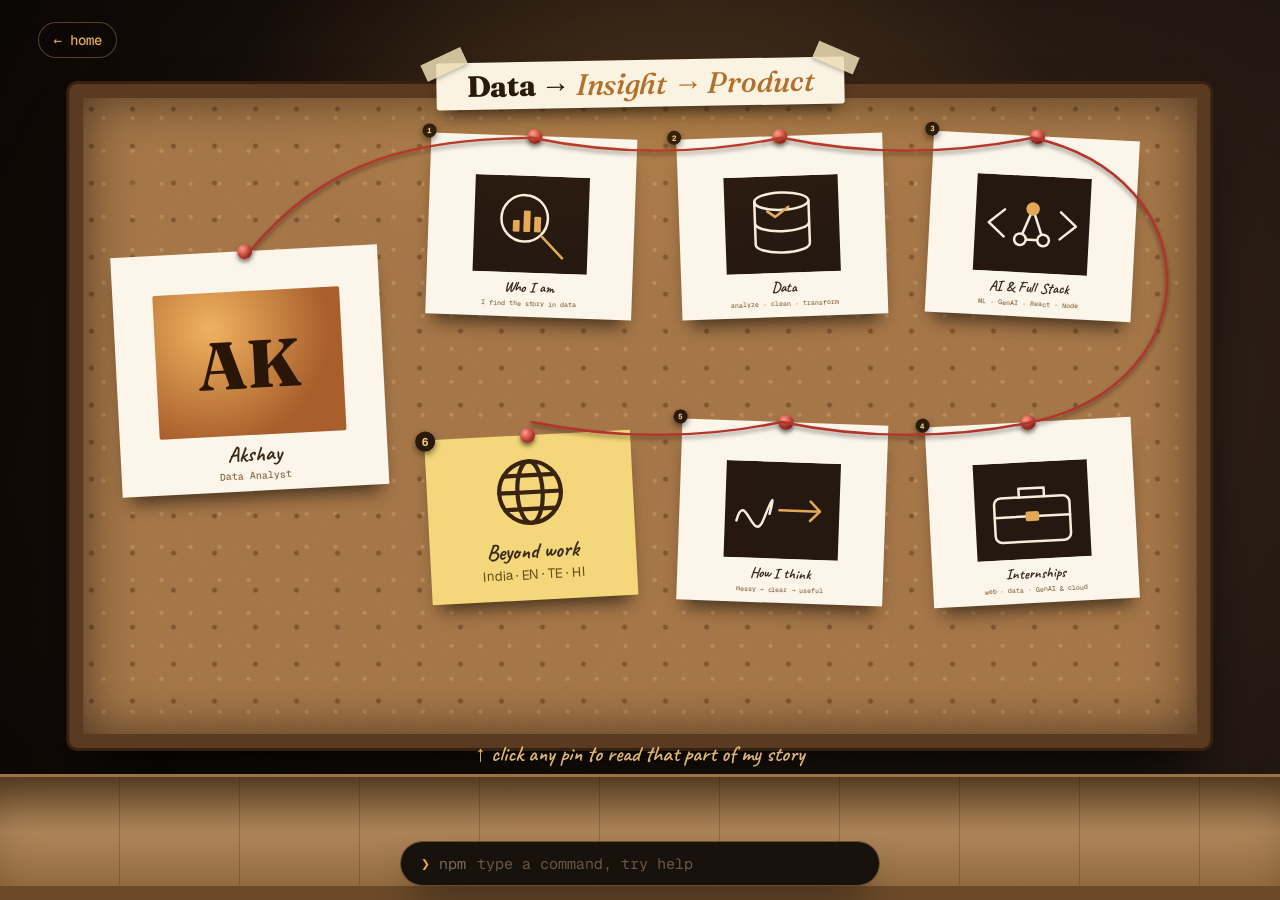
<file: about.html>
<!DOCTYPE html>
<html lang="en">
<head>
<meta charset="utf-8">
<meta name="viewport" content="width=device-width, initial-scale=1, viewport-fit=cover">
<title>About — Akshay</title>
<link rel="icon" href="favicon.svg" type="image/svg+xml">
<link rel="preload" href="fonts/fraunces-normal.woff2" as="font" type="font/woff2" crossorigin>
<link rel="preload" href="fonts/geist.woff2" as="font" type="font/woff2" crossorigin>
<link rel="stylesheet" href="fonts/fonts.css">
<link rel="stylesheet" href="js/nav.css">
<script src="js/nav.js"></script>
<style>
:root{--esp:#160f0a;--amber:#e3a857;--honey:#f4c982;--cream:#f8eddc;--mist:#bfab91;--oak1:#b0865a;--oak2:#8a6339;--oak3:#6b4a29;
box-sizing:border-box;padding-top:env(safe-area-inset-top,0px);padding-bottom:env(safe-area-inset-bottom,0px)}
*{box-sizing:border-box;margin:0}
html{height:100%;scroll-padding-top:env(safe-area-inset-top,0px)}
body{height:100%;background:var(--esp);color:var(--cream);font-family:"Geist",system-ui,sans-serif;overflow:hidden;-webkit-font-smoothing:antialiased}
.room{position:relative;height:100%;min-height:660px;overflow:hidden}
.wall{position:absolute;inset:0;background:radial-gradient(ellipse 50% 70% at 50% 28%,rgba(255,176,80,.22),transparent 70%),linear-gradient(105deg,#120b07,#241810 55%,#33231a)}
.room::after{content:"";position:absolute;inset:0;background:radial-gradient(ellipse at 55% 40%,transparent 45%,rgba(0,0,0,.55));pointer-events:none;z-index:2}
.dim{transition:filter .7s}.off .dim{filter:brightness(.32) saturate(.65)}.off .halo2,.off .glow{opacity:0}
a:focus-visible,button:focus-visible,input:focus-visible{outline:2px solid var(--honey);outline-offset:3px}
.back{position:absolute;top:calc(22px + env(safe-area-inset-top,0px));left:clamp(20px,3vw,44px);z-index:20;font:500 14px "Geist Mono",monospace;color:var(--amber);text-decoration:none;padding:8px 14px;border-radius:99px;border:1px solid rgba(227,168,87,.35);background:rgba(13,9,7,.55);backdrop-filter:blur(10px);-webkit-backdrop-filter:blur(10px)}
.back:hover{background:rgba(227,168,87,.18)}
.bulbwrap{position:absolute;right:5%;top:0;width:110px;height:300px;z-index:6;transform-origin:50% 0;animation:swing 3.8s ease-in-out infinite alternate}
@keyframes swing{from{transform:rotate(-7deg)}to{transform:rotate(7deg)}}
.bulbwrap svg{width:100%;height:100%;overflow:visible}
.halo2{position:absolute;left:50%;top:215px;width:520px;height:520px;margin:-260px 0 0 -260px;background:radial-gradient(circle,rgba(255,180,90,.38),transparent 62%);transition:opacity .7s;pointer-events:none}
.glass{fill:rgba(255,205,130,.28);transition:fill .5s}.off .glass{fill:rgba(255,255,255,.04)}
.fil{stroke:#ffd596;transition:stroke .5s;filter:drop-shadow(0 0 6px #ffb347)}.off .fil{stroke:#5b4733;filter:none}
.bulbhit{position:absolute;left:12px;top:102px;width:86px;height:194px;background:none;border:0;border-radius:40px;cursor:pointer}
/* board */
.bw{position:absolute;left:50%;top:84px;transform:translateX(-50%);width:min(1180px,92vw,calc((86vh - 110px)*1.719));z-index:3}
.banner{position:absolute;left:50%;top:-24px;transform:translateX(-50%) rotate(-1deg);z-index:7;background:#fbf3e2;color:#2a1a0c;font:800 clamp(18px,2.3vw,32px)/1 "Fraunces",serif;letter-spacing:-.01em;padding:9px 30px;border-radius:3px;box-shadow:0 12px 16px -8px rgba(0,0,0,.6);white-space:nowrap}
.banner em{font-weight:500;color:#b3702a}
.banner::before,.banner::after{content:"";position:absolute;top:-8px;width:44px;height:18px;background:rgba(236,220,180,.85);box-shadow:0 2px 4px rgba(0,0,0,.25)}
.banner::before{left:-14px;transform:rotate(-24deg)}.banner::after{right:-14px;transform:rotate(24deg)}
.board{position:relative;aspect-ratio:1100/640;border:14px solid #5a3a20;border-radius:8px;background:
radial-gradient(circle at 20% 30%,rgba(70,38,12,.4) 0 2px,transparent 3px) 0 0/41px 37px,
radial-gradient(circle at 70% 60%,rgba(255,220,170,.22) 0 1.5px,transparent 2.5px) 0 0/29px 33px,
url("data:image/svg+xml;utf8,<svg xmlns='http://www.w3.org/2000/svg' width='220' height='220'><filter id='n'><feTurbulence type='fractalNoise' baseFrequency='.85' numOctaves='3' seed='4'/><feColorMatrix values='0 0 0 0 .3 0 0 0 0 .17 0 0 0 0 .06 0 0 0 .8 0'/></filter><rect width='100%25' height='100%25' filter='url(%23n)'/></svg>"),#b0794a;
box-shadow:inset 0 0 50px rgba(0,0,0,.55),0 0 0 3px #36200f,0 40px 60px -20px #000}
.glow{position:absolute;inset:0;background:radial-gradient(ellipse 60% 60% at 50% -10%,rgba(255,205,130,.35),transparent 65%);mix-blend-mode:soft-light;transition:opacity .7s;pointer-events:none;z-index:4}
.it{position:absolute;left:var(--x);top:var(--y);width:var(--w,18.5%);display:block;container-type:inline-size;transform:rotate(var(--r));transition:transform .25s,box-shadow .25s;box-shadow:0 14px 18px -8px rgba(0,0,0,.6);animation:drop .65s cubic-bezier(.2,.9,.3,1.25) backwards;animation-delay:calc(var(--i)*.1s + .2s);z-index:1;border:0;font:inherit;color:inherit;text-align:center;cursor:pointer}
.it::before{content:"";position:absolute;left:50%;top:-7px;width:15px;height:15px;margin-left:-7px;border-radius:50%;background:radial-gradient(circle at 35% 30%,#ff9a8a,#b3342a 60%,#6e1a14);box-shadow:0 3px 4px rgba(0,0,0,.5);z-index:2}
.it:hover,.it:focus-visible{transform:rotate(0) translateY(-6px) scale(1.05);z-index:5;box-shadow:0 24px 26px -10px rgba(0,0,0,.65)}
@keyframes drop{from{opacity:0;transform:translateY(-46px) rotate(calc(var(--r) + 9deg))}}
.pol{background:#fbf5ea;padding:3.6% 3.6% 0}
.pol svg,.ph{display:block;width:100%;aspect-ratio:1.3;border-radius:2px;object-fit:cover}
.ph{display:grid;place-items:center;background:radial-gradient(circle at 30% 25%,#f0b25f,#a85f2c 70%);font:800 36cqw "Fraunces",serif;color:#2a1608}
.cap{display:block;font:700 11.5cqw/1.1 "Caveat",cursive;color:#3a2a1a;padding:7px 2px 0;white-space:nowrap}
.pol small{display:block;font:500 5.3cqw "Geist Mono",monospace;color:#8a6a48;padding:3px 0 9px;white-space:nowrap}
.no{position:absolute;left:-9px;top:-9px;z-index:3;display:grid;place-items:center;width:11cqw;height:11cqw;border-radius:50%;background:#2a1a0c;color:var(--honey);font:700 6cqw "Geist Mono",monospace;box-shadow:0 3px 6px rgba(0,0,0,.5)}
.st{background:#f4d77a;padding:clamp(10px,1.2vw,16px) clamp(8px,.9vw,12px) clamp(12px,1.3vw,18px)}.st svg{width:46%;margin:0 auto 4px;display:block}
.st .cap{font-size:12cqw;padding-top:0}.st small{color:#6b4a1a;padding-bottom:0}
.thread{position:absolute;inset:0;width:100%;height:100%;z-index:3;pointer-events:none}
.thread path{fill:none;stroke:#b3342a;stroke-width:2.4;stroke-linecap:round;filter:drop-shadow(0 3px 2px rgba(0,0,0,.45));stroke-dasharray:1;stroke-dashoffset:1;animation:draw 3s ease-in-out 1.3s forwards}
@keyframes draw{to{stroke-dashoffset:0}}
.hintc{position:absolute;left:50%;bottom:-34px;transform:translateX(-50%);font:600 22px "Caveat",cursive;color:var(--honey);white-space:nowrap;opacity:.9}
/* desk */
.desk{position:absolute;left:0;right:0;bottom:0;height:14%;z-index:3;border-top:3px solid #9a7447;background:repeating-linear-gradient(90deg,transparent 0 119px,rgba(40,22,6,.22) 119px 120px),linear-gradient(180deg,var(--oak2),var(--oak1) 45%,var(--oak2));box-shadow:inset 0 40px 50px -26px rgba(0,0,0,.55)}
.desk::after{content:"";position:absolute;left:0;right:0;bottom:0;height:14px;background:var(--oak3)}
.dp{position:absolute;bottom:calc(14% - 24px);z-index:4;pointer-events:none;overflow:visible}
.lf{transform-box:fill-box;transform-origin:50% 100%;animation:sway 4.5s ease-in-out infinite alternate}.lf:nth-child(2){animation-delay:-1.4s;animation-duration:5.2s}.lf:nth-child(3){animation-delay:-2.6s;animation-duration:3.9s}.lf:nth-child(4){animation-delay:-.8s}
@keyframes sway{from{transform:rotate(-4deg)}to{transform:rotate(4deg)}}
.stm{fill:none;stroke:#f6e8d6;stroke-width:3.4;stroke-linecap:round;opacity:0;transform-box:fill-box;transform-origin:50% 100%;animation:steam 3s ease-in-out infinite}
@keyframes steam{0%{opacity:0;transform:translate(0,12px) scale(.8)}25%{opacity:.85}100%{opacity:0;transform:translate(var(--dx,8px),-46px) scale(1.2)}}
.mo-open .dock{opacity:0;pointer-events:none}.dock{transition:opacity .2s;position:absolute;left:50%;bottom:calc(14px + env(safe-area-inset-bottom,0px));transform:translateX(-50%);width:min(480px,90vw);z-index:30}
.msg{text-align:center;font:400 13px "Geist Mono",monospace;color:#9fd18b;margin-bottom:6px;opacity:0;transition:opacity .25s;text-shadow:0 1px 4px #000}.msg.show{opacity:1}
.tin{display:flex;align-items:center;gap:9px;padding:11px 20px;border-radius:99px;background:rgba(13,9,7,.92);border:1px solid rgba(227,168,87,.4);backdrop-filter:blur(14px);-webkit-backdrop-filter:blur(14px);box-shadow:0 20px 40px -16px #000;font:400 15px "Geist Mono",monospace;color:var(--amber);cursor:text}
.tin em{font-style:normal;color:#7d6a55}.tin input{flex:1;min-width:0;background:none;border:0;outline:0;color:var(--cream);font:inherit;caret-color:var(--amber)}.tin input::placeholder{color:#6b5844}
/* story modal */
.mo{position:fixed;inset:0;z-index:50;display:none;place-items:center;background:rgba(10,6,3,.74);backdrop-filter:blur(6px);-webkit-backdrop-filter:blur(6px);padding:16px}
.mo.open{display:grid;animation:fade .25s}@keyframes fade{from{opacity:0}}
.sheet{position:relative;width:min(600px,100%);background:#fbf3e2 repeating-linear-gradient(transparent 0 31px,rgba(120,150,190,.25) 31px 32px);color:#2a1a0c;border-top:5px solid var(--amber);border-radius:6px;padding:34px 32px 22px;box-shadow:0 40px 80px -20px #000;animation:pop .4s cubic-bezier(.2,.9,.3,1.2)}
@keyframes pop{from{opacity:0;transform:translateY(30px) rotate(-3deg) scale(.95)}}
.sheet::before{content:"";position:absolute;left:50%;top:-14px;width:80px;height:24px;margin-left:-40px;background:rgba(236,220,180,.9);transform:rotate(-2deg);box-shadow:0 2px 4px rgba(0,0,0,.25)}
.mi{display:flex;gap:22px;align-items:flex-start}
.mi svg{width:150px;flex:none;border-radius:10px;box-shadow:0 10px 18px -8px rgba(0,0,0,.5)}
.mi .mph{width:150px;height:127px;flex:none;aspect-ratio:auto;font-size:56px!important;line-height:1;overflow:hidden;border-radius:10px;box-shadow:0 10px 18px -8px rgba(0,0,0,.5)}
.sheet time{font:500 13px "Geist Mono",monospace;color:#b3702a}
.sheet h3{font:800 clamp(26px,3.4vw,36px)/1.1 "Fraunces",serif;margin:4px 0 12px;letter-spacing:-.02em}
.sheet p{font:500 17.5px/1.8 "Geist",sans-serif;color:#3d2a17}
.sheet p b{font-weight:600;color:#9a5a1c}
.mn{display:flex;align-items:center;justify-content:space-between;margin-top:20px;font:500 14px "Geist Mono",monospace}
.mn button{font:inherit;color:#2a1a0c;background:rgba(179,112,42,.14);border:1px solid rgba(179,112,42,.4);border-radius:99px;padding:6px 16px;cursor:pointer}.mn button:hover{background:rgba(179,112,42,.28)}
.x{position:absolute;right:10px;top:10px;width:34px;height:34px;border-radius:50%;border:0;background:transparent;font-size:24px;color:#6b4a29;cursor:pointer}
@media(max-width:1000px){.bulbwrap,.dp{display:none}}
@media(max-width:800px){
 body{overflow:auto}.room{height:auto;min-height:100%;padding:84px 0 140px}.desk{display:none}.bw{position:relative;left:auto;top:auto;transform:none;width:92vw;margin:0 auto}
 .board{aspect-ratio:auto;display:grid;grid-template-columns:1fr 1fr;gap:34px 18px;padding:42px 16px 34px}
 .it{position:relative;left:auto;top:auto;width:auto}.thread,.hintc{display:none}
 .banner{font-size:20px}.mi{flex-direction:column}.mi svg{width:120px}.mi .mph{width:120px;height:102px;font-size:46px!important}}
@media(prefers-reduced-motion:reduce){.it,.bulbwrap,.lf,.stm,.sheet{animation:none}.thread path{animation:none;stroke-dashoffset:0}}
</style>
</head>
<body>
<div class="room on" id="room">
<div class="wall dim"></div>
<a class="back" href="index.html" id="home">← home</a>

<div class="bw dim"><div class="banner">Data → <em>Insight → Product</em></div>
<div class="board" id="board">
<button class="it pol" data-t="0" style="--x:3%;--y:24%;--r:-3deg;--i:0;--w:24%" aria-label="Open: Akshay"><div class="ph">AK</div><span class="cap">Akshay</span><small>Data Analyst</small></button>
<button class="it pol" data-t="1" style="--x:31%;--y:6%;--r:2deg;--i:1" aria-label="Open: Who I am"><span class="no">1</span><svg viewBox="0 0 118 100" aria-hidden="true"><rect width="118" height="100" fill="#241810"/><circle cx="52" cy="44" r="24" fill="none" stroke="#f8eddc" stroke-width="2.6" stroke-linecap="round" stroke-linejoin="round"/><path d="M70 62l22 22" fill="none" stroke="#e3a857" stroke-width="2.6" stroke-linecap="round" stroke-linejoin="round" stroke-width="4"/><g fill="#e3a857"><rect x="40" y="46" width="7" height="12" rx="1"/><rect x="51" y="36" width="7" height="22" rx="1"/><rect x="62" y="42" width="7" height="16" rx="1"/></g></svg><span class="cap">Who I am</span><small>I find the story in data</small></button>
<button class="it pol" data-t="2" style="--x:53.5%;--y:6%;--r:-2deg;--i:2" aria-label="Open: Data"><span class="no">2</span><svg viewBox="0 0 118 100" aria-hidden="true"><rect width="118" height="100" fill="#241810"/><ellipse cx="59" cy="26" rx="28" ry="9" fill="none" stroke="#f8eddc" stroke-width="2.6" stroke-linecap="round" stroke-linejoin="round"/><path d="M31 26v44c0 5 12 9 28 9s28-4 28-9V26M31 48c0 5 12 9 28 9s28-4 28-9" fill="none" stroke="#f8eddc" stroke-width="2.6" stroke-linecap="round" stroke-linejoin="round"/><path d="M44 36l8 6 14-10" fill="none" stroke="#e3a857" stroke-width="2.6" stroke-linecap="round" stroke-linejoin="round"/></svg><span class="cap">Data</span><small>analyze · clean · transform</small></button>
<button class="it pol" data-t="3" style="--x:76%;--y:6%;--r:3deg;--i:3" aria-label="Open: AI &amp; Full Stack"><span class="no">3</span><svg viewBox="0 0 118 100" aria-hidden="true"><rect width="118" height="100" fill="#241810"/><path d="M30 36L14 50l16 14M88 36l16 14-16 14" fill="none" stroke="#f8eddc" stroke-width="2.6" stroke-linecap="round" stroke-linejoin="round"/><path d="M59 34L47 66M59 34l12 32M47 66h24" fill="none" stroke="#f8eddc" stroke-width="2.6" stroke-linecap="round" stroke-linejoin="round" stroke-width="2"/><circle cx="59" cy="34" r="7" fill="#e3a857"/><circle cx="47" cy="66" r="6" fill="#241810" fill="none" stroke="#f8eddc" stroke-width="2.6" stroke-linecap="round" stroke-linejoin="round"/><circle cx="71" cy="66" r="6" fill="#241810" fill="none" stroke="#f8eddc" stroke-width="2.6" stroke-linecap="round" stroke-linejoin="round"/></svg><span class="cap">AI &amp; Full Stack</span><small>ML · GenAI · React · Node</small></button>
<button class="it pol" data-t="4" style="--x:76%;--y:51%;--r:-3deg;--i:4" aria-label="Open: Internships"><span class="no">4</span><svg viewBox="0 0 118 100" aria-hidden="true"><rect width="118" height="100" fill="#241810"/><rect x="20" y="36" width="78" height="46" rx="7" fill="none" stroke="#f8eddc" stroke-width="2.6" stroke-linecap="round" stroke-linejoin="round"/><path d="M46 36v-9h26v9M20 56h78" fill="none" stroke="#f8eddc" stroke-width="2.6" stroke-linecap="round" stroke-linejoin="round"/><rect x="52" y="51" width="14" height="10" rx="2" fill="#e3a857"/></svg><span class="cap">Internships</span><small>web · data · GenAI &amp; cloud</small></button>
<button class="it pol" data-t="5" style="--x:53.5%;--y:51%;--r:2deg;--i:5" aria-label="Open: How I think"><span class="no">5</span><svg viewBox="0 0 118 100" aria-hidden="true"><rect width="118" height="100" fill="#241810"/><path d="M12 62c8-34 18 26 28-2s10-24 6-6" fill="none" stroke="#f8eddc" stroke-width="2.6" stroke-linecap="round" stroke-linejoin="round"/><path d="M56 50h42M88 40l10 10-10 10" fill="none" stroke="#e3a857" stroke-width="2.6" stroke-linecap="round" stroke-linejoin="round" stroke-width="3.2"/></svg><span class="cap">How I think</span><small>messy → clear → useful</small></button>
<button class="it st" data-t="6" style="--x:31%;--y:53%;--r:-3deg;--i:6" aria-label="Open: Beyond work"><span class="no">6</span><svg viewBox="0 0 60 60" aria-hidden="true"><g fill="none" stroke="#3a2410" stroke-width="3" stroke-linecap="round"><circle cx="30" cy="30" r="22"/><ellipse cx="30" cy="30" rx="9" ry="22"/><path d="M8 30h44M12 18h36M12 42h36"/></g></svg><span class="cap">Beyond work</span><small>India · EN · TE · HI</small></button>
<svg class="thread" viewBox="0 0 1100 640" preserveAspectRatio="none" aria-hidden="true"><path pathLength="1" d="M165 154C240 60 330 42 443 40Q567 66 690 40Q814 66 938 40C1115 80 1115 286 938 326Q814 352 690 326Q567 352 443 326"/></svg>
<div class="glow"></div>
<div class="hintc">↑ click any pin to read that part of my story</div>
</div></div>

<div class="desk dim"></div>

<div class="dock"><div class="msg" id="msg" aria-live="polite"></div>
<label class="tin"><span>❯</span><em>npm</em><input id="ti" aria-label="Type a command" autocomplete="off" autocapitalize="off" spellcheck="false" placeholder="type a command, try help"></label></div>
</div>

<div class="mo" id="mo" role="dialog" aria-modal="true" aria-label="Story"><div class="sheet"><button class="x" id="mx" aria-label="Close">×</button>
<div class="mi"><div id="mv"></div><div><time id="md"></time><h3 id="mt"></h3><p id="mp"></p></div></div>
<div class="mn"><button id="pv">← prev</button><span id="mc"></span><button id="nx">next →</button></div></div></div>

<script>
(function(){
var d=document,room=d.getElementById("room"),ti=d.getElementById("ti"),msg=d.getElementById("msg"),on=true,still=matchMedia("(prefers-reduced-motion:reduce)").matches;
function toggle(){on=!on;room.classList.toggle("on",on);room.classList.toggle("off",!on)}
/* story */
var S=[
["Data Analyst","Hi, I’m Akshay","I turn data into insights, and ideas into working solutions. I’m a <b>Data Analyst</b> who turns raw data into meaningful insights, visualizations and real-world solutions."],
["Who I am","I find the story in data","I enjoy working with raw data, finding patterns and understanding the story behind the numbers, then turning those insights into something <b>people can actually use</b>."],
["Step 1 · Data","Analyze, clean, transform, understand","Data is where I start. I use <b>Python, SQL and Power BI</b> to move from raw tables to clear, trustworthy insight."],
["Step 2 · AI & Full Stack","Intelligence you can use","I take analysis a step further with <b>machine learning and generative AI</b>: predictive models, RAG and LLM-powered tools. Then I build the <b>full-stack applications</b> around them with React, Node.js and FastAPI, so insight ends up in something people can use."],
["Hands-on learning","Internships","<b>SkillCraft Technology:</b> a one-month Web Development internship.<br><b>Infosys Springboard Virtual Internship 6.0:</b> data visualization with Power BI (Feb – Apr 2026).<br><b>IBM SkillsBuild:</b> a Generative AI and Cloud Computing internship (Jun – Jul 2026)."],
["My approach","How I think","I like taking messy problems and turning them into <b>clear, useful systems</b>. I don’t just want to analyze data. I want to understand what it means and build something useful with it."],
["Beyond the data","Beyond work","Based in <b>India</b>. I speak <b>English, Telugu and Hindi</b>, and I’m always exploring AI-powered applications, intelligent analytics and agentic workflows."]];
var its=d.querySelectorAll(".it"),mo=d.getElementById("mo"),cur=0,opener=null;
function show(i){cur=(i+S.length)%S.length;var s=S[cur],v=d.getElementById("mv");v.innerHTML="";var src=its[cur].querySelector("svg,.ph");
 if(src){var c=src.cloneNode(true);if(c.tagName==="DIV"){c.className="ph mph"}v.appendChild(c)}
 d.getElementById("md").textContent=s[0];d.getElementById("mt").textContent=s[1];d.getElementById("mp").innerHTML=s[2];d.getElementById("mc").textContent=(cur+1)+" / "+S.length}
function open(i,el){opener=el;show(i);mo.classList.add("open");d.body.classList.add("mo-open");d.getElementById("mx").focus()}
function close(){mo.classList.remove("open");d.body.classList.remove("mo-open");if(opener)opener.focus()}
its.forEach(function(b,i){b.addEventListener("click",function(){open(i,b)})});
d.getElementById("pv").onclick=function(){show(cur-1)};d.getElementById("nx").onclick=function(){show(cur+1)};d.getElementById("mx").onclick=close;
mo.addEventListener("click",function(e){if(e.target===mo)close()});
addEventListener("keydown",function(e){if(!mo.classList.contains("open"))return;if(e.key==="Escape")close();if(e.key==="ArrowRight")show(cur+1);if(e.key==="ArrowLeft")show(cur-1)});
/* commands */
function say(t){msg.textContent=t;msg.classList.add("show");clearTimeout(say.t);say.t=setTimeout(function(){msg.classList.remove("show")},3200)}
function run(raw){Nav.handle(raw,{say:say,lights:function(){toggle();say("light switched "+(on?"on":"off"))}})}
ti.addEventListener("keydown",function(e){if(e.key==="Enter"){run(ti.value);ti.value=""}});
d.getElementById("home").addEventListener("click",function(e){e.preventDefault();run("home")});
})();
</script>
</body>
</html>
</file>
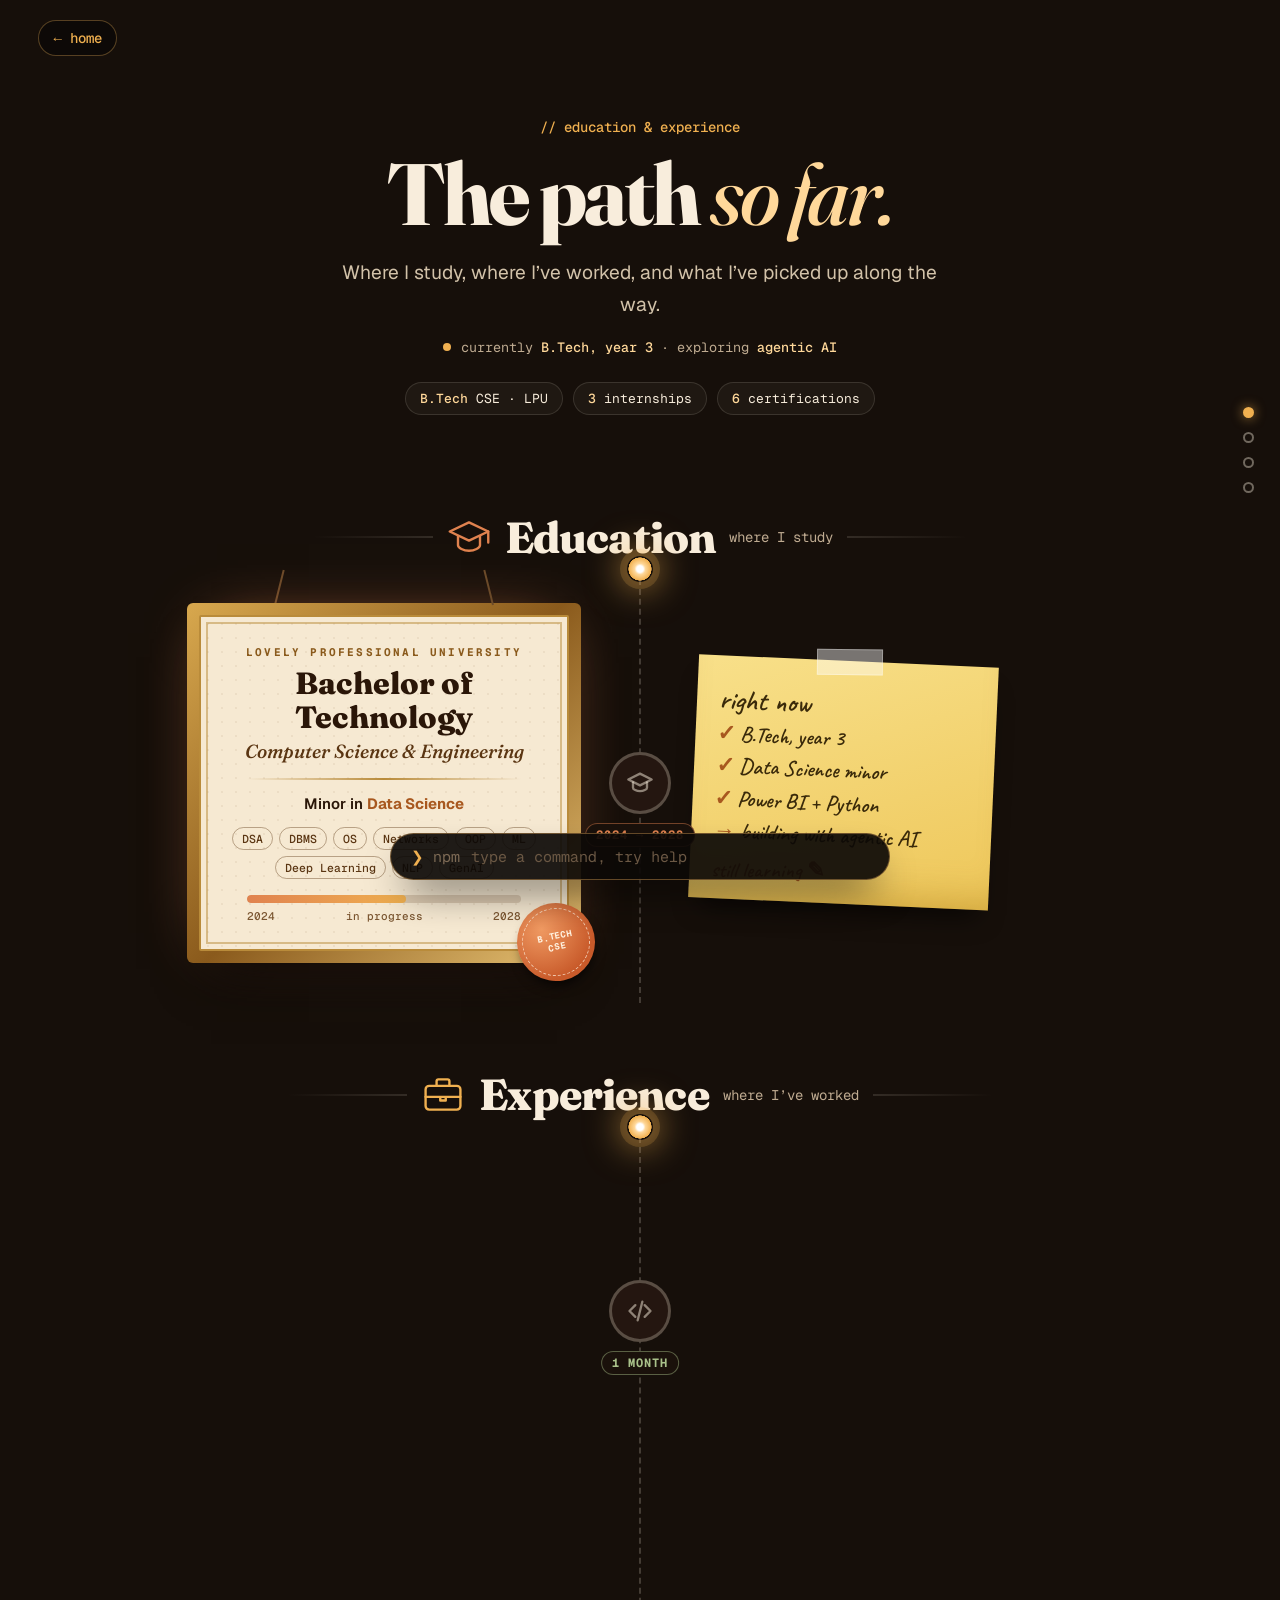
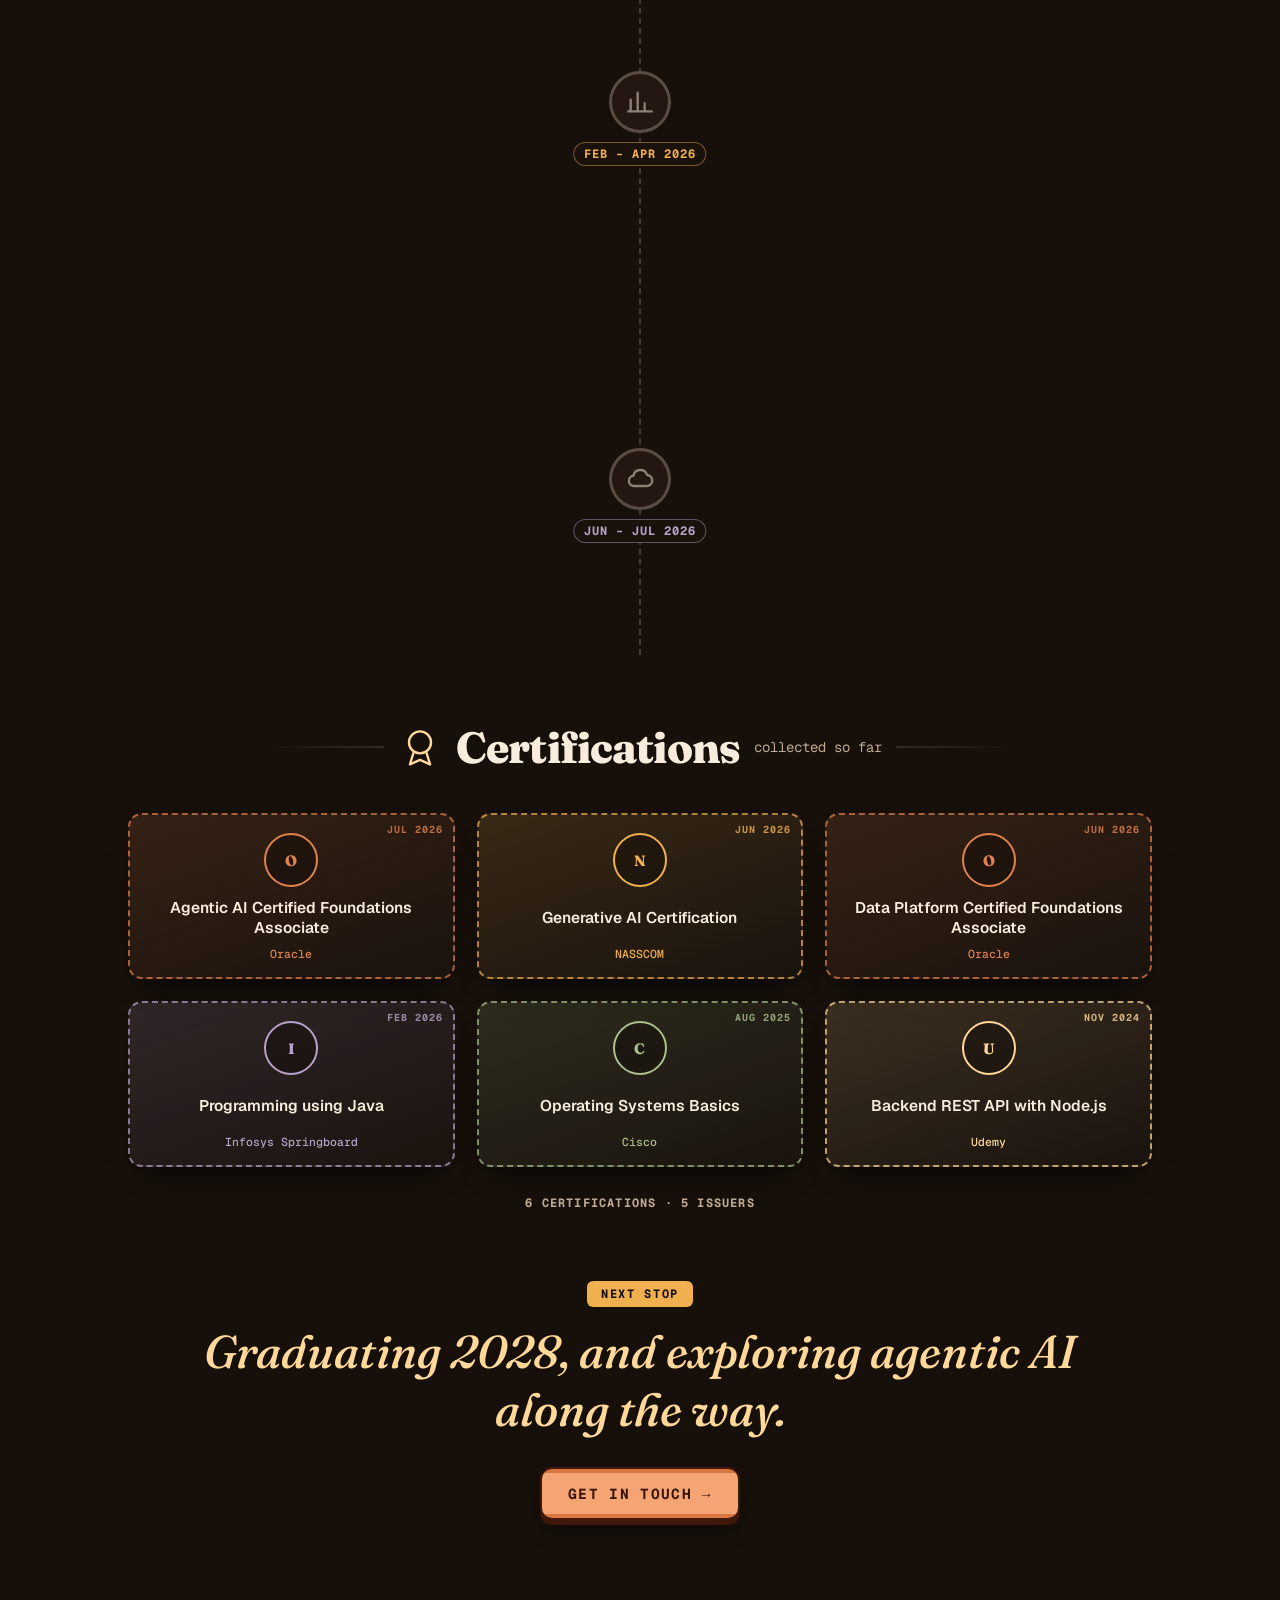
<file: journey.html>
<!DOCTYPE html>
<html lang="en">
<head>
<meta charset="utf-8">
<meta name="viewport" content="width=device-width, initial-scale=1, viewport-fit=cover">
<title>Education &amp; Experience — Akshay</title>
<link rel="icon" href="favicon.svg" type="image/svg+xml">
<link rel="preload" href="fonts/fraunces-normal.woff2" as="font" type="font/woff2" crossorigin>
<link rel="preload" href="fonts/geist.woff2" as="font" type="font/woff2" crossorigin>
<link rel="stylesheet" href="fonts/fonts.css">
<link rel="stylesheet" href="js/nav.css">
<script src="js/nav.js"></script>
<style>
:root{--esp:#160f0a;--amber:#f0b050;--honey:#ffd89a;--copper:#e0824f;--sage:#a9c18a;--lilac:#b9a2c9;--cream:#f8eddc;--mist:#bfab91;--line:rgba(248,237,220,.13);--p:0}
*{box-sizing:border-box;margin:0}
html{scroll-behavior:smooth}
body{background:var(--esp);color:var(--cream);font-family:"Geist",system-ui,sans-serif;-webkit-font-smoothing:antialiased;overflow-x:hidden}
.wall{position:fixed;inset:0;z-index:-1;transform:translateZ(0);background:linear-gradient(105deg,#110a06,#241610 55%,#2d1d16)}
a:focus-visible,button:focus-visible,input:focus-visible{outline:2px solid var(--honey);outline-offset:3px}
.back{position:fixed;top:20px;left:clamp(16px,3vw,44px);z-index:20;font:500 14px "Geist Mono",monospace;color:var(--amber);text-decoration:none;padding:8px 14px;border-radius:99px;border:1px solid rgba(227,168,87,.35);background:rgba(13,9,7,.9)}
.back:hover{background:rgba(227,168,87,.18)}
.prog{position:fixed;top:0;left:0;height:3px;width:100%;transform-origin:0 50%;transform:scaleX(0);background:linear-gradient(90deg,var(--copper),var(--amber),var(--honey));z-index:40}
.dots{position:fixed;right:clamp(10px,2vw,28px);top:50%;transform:translateY(-50%);z-index:25;display:flex;flex-direction:column;gap:14px}
.dots a{width:11px;height:11px;border-radius:50%;border:2px solid rgba(248,237,220,.4);transition:.25s;position:relative}.dots a.on{background:var(--amber);border-color:var(--amber);box-shadow:0 0 12px rgba(240,176,80,.7)}
.dots a::before{content:attr(data-l);position:absolute;right:20px;top:50%;transform:translateY(-50%);font:500 12px "Geist Mono",monospace;color:var(--cream);background:rgba(13,9,7,.85);padding:3px 9px;border-radius:6px;white-space:nowrap;opacity:0;pointer-events:none;transition:.2s}.dots a:hover::before{opacity:1}
.wrap{max-width:1120px;margin:0 auto;padding:0 clamp(18px,4vw,48px)}
/* intro */
.intro{padding:118px 0 30px;text-align:center}
.eye{font:500 14px "Geist Mono",monospace;color:var(--amber);margin-bottom:14px}
h1{font:800 clamp(46px,6.8vw,96px)/1 "Fraunces",Georgia,serif;letter-spacing:-.03em}h1 em{font-weight:500;color:var(--honey)}
.intro p{margin:20px auto 0;max-width:32em;font-size:clamp(17px,1.5vw,20px);line-height:1.65;color:#d2c2a9}
.facts{display:flex;flex-wrap:wrap;justify-content:center;gap:10px;margin-top:26px}
.facts span{font:400 13px "Geist Mono",monospace;padding:7px 14px;border-radius:99px;border:1px solid var(--line);background:rgba(248,237,220,.04)}
.facts b{color:var(--honey);font-weight:500}
.rv{opacity:0;transform:translateY(28px);transition:opacity .8s ease,transform .8s ease}.rv.in{opacity:1;transform:none}
/* trail */
.sechead{display:flex;align-items:center;justify-content:center;gap:14px;margin:70px 0 10px;font:800 clamp(28px,3.4vw,44px)/1 "Fraunces",serif;letter-spacing:-.02em}
.sechead span{font:400 14px "Geist Mono",monospace;color:var(--mist);letter-spacing:0}
.sechead svg{width:44px;height:44px;flex:none}
.trail{position:relative;padding:34px 0 30px}
.trail::before{content:"";position:absolute;left:50%;top:0;bottom:0;width:0;border-left:2px dashed rgba(248,237,220,.2);transform:translateX(-1px)}
.fill{position:absolute;left:50%;top:0;width:4px;margin-left:-2px;border-radius:4px;height:calc(var(--p)*100%);background:linear-gradient(var(--copper),var(--amber),var(--honey));box-shadow:0 0 18px rgba(240,176,80,.7)}
.trav{position:absolute;left:50%;top:calc(var(--p)*100%);width:26px;height:26px;margin:-13px 0 0 -13px;border-radius:50%;background:radial-gradient(circle,#fff 0 18%,var(--honey) 30%,var(--amber) 62%,transparent 64%);box-shadow:0 0 0 7px rgba(240,176,80,.18),0 0 34px 8px rgba(240,176,80,.55);z-index:3}
.st{position:relative;display:grid;grid-template-columns:1fr 1fr;align-items:center;margin-bottom:64px;--c:var(--amber)}
.st:last-child{margin-bottom:10px}
.st .node{position:absolute;left:50%;top:50%;width:62px;height:62px;margin:-31px 0 0 -31px;border-radius:50%;display:grid;place-items:center;background:#241610;border:3px solid rgba(248,237,220,.25);color:rgba(248,237,220,.5);z-index:2;transition:.5s}
.st .node svg{width:28px;height:28px}
.st.lit .node{border-color:var(--c);color:var(--c);box-shadow:0 0 0 7px color-mix(in srgb,var(--c) 18%,transparent),0 0 30px -4px var(--c);background:color-mix(in srgb,var(--c) 14%,#241610)}
.yr{position:absolute;top:calc(50% + 40px);left:50%;transform:translateX(-50%);font:700 12px "Geist Mono",monospace;letter-spacing:.08em;color:var(--c);background:#1a110b;padding:3px 10px;border-radius:99px;border:1px solid color-mix(in srgb,var(--c) 45%,transparent);white-space:nowrap;z-index:2}
.st .slot{padding:0 clamp(38px,4.6vw,64px)}
.st:nth-child(odd) .slot{grid-column:1}.st:nth-child(even) .slot{grid-column:2}
.st .slot .item{transition:transform .5s}
/* diploma */
.dip{position:relative;transform-origin:50% 0;animation:sway 7s ease-in-out infinite alternate;max-width:480px;margin-left:auto}
@keyframes sway{from{transform:rotate(-.9deg)}to{transform:rotate(.9deg)}}
.dip::before,.dip::after{content:"";position:absolute;top:-34px;width:2px;height:36px;background:#6b4a29}
.dip::before{left:22%;transform:rotate(14deg);transform-origin:50% 100%}.dip::after{right:22%;transform:rotate(-14deg);transform-origin:50% 100%}
.frame{position:relative;padding:12px;border-radius:6px;background:linear-gradient(135deg,#d8a84e,#8a5a1c 50%,#e7c273);box-shadow:0 30px 50px -24px #000,0 0 60px -30px var(--c)}
.paper{position:relative;padding:28px 26px 26px;border-radius:2px;color:#2a1608;background:#f6e9d2;background-image:radial-gradient(rgba(120,80,40,.08) 1px,transparent 1.4px);background-size:14px 14px;border:2px solid #b98b3a;outline:2px solid rgba(185,139,58,.5);outline-offset:-9px}
.paper .k{font:700 11px "Geist Mono",monospace;letter-spacing:.2em;color:#8a5a1c;text-align:center}
.paper h3{font:800 clamp(24px,2.4vw,32px)/1.1 "Fraunces",serif;text-align:center;margin:8px 0 4px;color:#2a1608}
.paper .deg{font:italic 500 19px/1.3 "Fraunces",serif;text-align:center;color:#5a3512}
.paper .rule{height:2px;margin:14px 20px;background:linear-gradient(90deg,transparent,#b98b3a,transparent)}
.paper .mi{font:600 15px "Geist",sans-serif;text-align:center;color:#2a1608}.paper .mi b{color:#a8581f}
.paper .ar{display:flex;flex-wrap:wrap;gap:6px;justify-content:center;margin-top:14px}
.paper .ar span{font:500 11.5px "Geist Mono",monospace;padding:3px 9px;border:1px solid rgba(90,53,18,.4);border-radius:99px;color:#5a3512}
.seal{position:absolute;right:-14px;bottom:-18px;width:78px;height:78px;border-radius:50%;display:grid;place-items:center;background:radial-gradient(circle at 35% 30%,#f09a62,#c85a2a 70%);color:#fff2e0;font:700 9px/1.25 "Geist Mono",monospace;letter-spacing:.1em;text-align:center;box-shadow:0 8px 14px -6px #000;transform:rotate(-12deg)}
.seal::after{content:"";position:absolute;inset:5px;border-radius:50%;border:1.5px dashed rgba(255,242,224,.7)}
.bar{margin:16px 20px 0;height:8px;border-radius:99px;background:rgba(90,53,18,.18);overflow:hidden}.bar i{display:block;height:100%;width:0;border-radius:99px;background:linear-gradient(90deg,#e0824f,#f0b050);transition:width 1.6s cubic-bezier(.2,.8,.2,1) .3s}.in .bar i{width:58%}
.bl{display:flex;justify-content:space-between;margin:6px 20px 0;font:500 11px "Geist Mono",monospace;color:#7a5530}
/* ticket */
.tk{--sx:calc(100% - 118px);position:relative;display:grid;grid-template-columns:1fr 118px;max-width:540px;color:#2a1608;background:#f6e9d2;border-radius:10px;
-webkit-mask:radial-gradient(circle 12px at var(--sx) 0,#0000 97%,#000) top/100% 51% no-repeat,radial-gradient(circle 12px at var(--sx) 100%,#0000 97%,#000) bottom/100% 51% no-repeat;mask:radial-gradient(circle 12px at var(--sx) 0,#0000 97%,#000) top/100% 51% no-repeat,radial-gradient(circle 12px at var(--sx) 100%,#0000 97%,#000) bottom/100% 51% no-repeat}
.tkw{filter:drop-shadow(0 26px 24px rgba(0,0,0,.5)) drop-shadow(0 0 26px color-mix(in srgb,var(--c) 30%,transparent));transition:transform .4s}
.st:nth-child(odd) .tkw{margin-left:auto;transform:rotate(-1.4deg)}.st:nth-child(even) .tkw{transform:rotate(1.4deg)}
.tkw:hover{transform:rotate(0) translateY(-6px)!important}
.tk .main{padding:20px 18px 18px 22px;position:relative}
.tk .main::before{content:"";position:absolute;left:0;top:0;bottom:0;width:7px;background:var(--c);border-radius:10px 0 0 10px}
.tk .no{font:700 10.5px "Geist Mono",monospace;letter-spacing:.16em;color:#8a5a1c}
.tk h3{font:800 clamp(20px,2vw,25px)/1.15 "Fraunces",serif;margin:6px 0 3px}
.tk .role{font:600 14px "Geist",sans-serif;color:color-mix(in srgb,var(--c) 55%,#2a1608)}
.tk p{margin-top:10px;font-size:14.5px;line-height:1.55;color:#4a2e17}
.tk .tags{display:flex;flex-wrap:wrap;gap:6px;margin-top:12px}.tk .tags span,.tk .tags a{font:500 11.5px "Geist Mono",monospace;padding:3px 9px;border-radius:99px;border:1px solid rgba(42,22,8,.35);color:#4a2e17;text-decoration:none}
.tk .tags a{background:#2a1608;color:var(--honey);border-color:#2a1608}.tk .tags a:hover{background:#40180a}
.tk .stub{border-left:2.5px dashed rgba(42,22,8,.35);padding:20px 14px;display:flex;flex-direction:column;justify-content:space-between;align-items:center;text-align:center;background:color-mix(in srgb,var(--c) 22%,#f6e9d2)}
.stub .ad{font:700 10px "Geist Mono",monospace;letter-spacing:.2em;color:#5a3512}
.stub .dt{font:800 19px/1.15 "Fraunces",serif;color:#2a1608}.stub .dt small{display:block;font:500 11px "Geist Mono",monospace;margin-top:4px;color:#5a3512}
.stub .bc{width:100%;height:30px;background:repeating-linear-gradient(90deg,#2a1608 0 2px,transparent 2px 4px,#2a1608 4px 5px,transparent 5px 8px,#2a1608 8px 11px,transparent 11px 13px)}
/* stamps */
.stamps{display:grid;grid-template-columns:repeat(3,1fr);gap:22px;padding:34px 0 20px}
.sp{--c:var(--amber);position:relative;padding:18px 16px 16px;text-align:center;border-radius:14px;color:var(--cream);border:2.5px dashed color-mix(in srgb,var(--c) 70%,transparent);background:linear-gradient(160deg,color-mix(in srgb,var(--c) 16%,transparent),rgba(248,237,220,.02));transform:rotate(var(--r,0deg));transition:transform .35s cubic-bezier(.2,.8,.2,1),box-shadow .35s;box-shadow:0 18px 30px -20px #000}
.sp:hover{transform:rotate(0) translateY(-6px) scale(1.03);box-shadow:0 26px 40px -20px #000,0 0 40px -14px var(--c)}
.sp .ci{width:54px;height:54px;margin:0 auto 10px;border-radius:50%;display:grid;place-items:center;border:2px solid var(--c);color:var(--c);background:rgba(13,9,7,.4);font:800 15px "Fraunces",serif}
.sp h4{font:600 15.5px/1.3 "Geist",sans-serif;min-height:41px;display:flex;align-items:center;justify-content:center}
.sp small{display:block;margin-top:8px;font:500 11.5px "Geist Mono",monospace;color:var(--mist)}.sp small b{color:var(--c);font-weight:500}
.sp::after{content:attr(data-m);position:absolute;right:10px;top:8px;font:700 10px "Geist Mono",monospace;letter-spacing:.1em;color:var(--c);opacity:.8}
/* finish */
.finish{position:relative;text-align:center;padding:70px 0 150px}
.flag{display:inline-block;font:700 12px "Geist Mono",monospace;letter-spacing:.14em;color:var(--esp);background:var(--amber);padding:5px 14px;border-radius:6px;margin-bottom:16px}
.finish h2{font:italic 500 clamp(28px,3.6vw,48px)/1.25 "Fraunces",serif;color:var(--honey);max-width:20em;margin:0 auto}
.btn2{--f:#f5a574;--r:#d9763f;--o:#40180a;--t:#3a1405;display:inline-flex;align-items:center;gap:10px;margin-top:28px;font:700 14.5px "Geist Mono",monospace;letter-spacing:.09em;text-transform:uppercase;text-decoration:none;color:var(--t);padding:15px 26px;border-radius:12px;border:2.5px solid var(--o);background:linear-gradient(var(--r) 0 4px,var(--f) 4px calc(100% - 4px),var(--r) calc(100% - 4px));box-shadow:0 5px 0 var(--o),0 14px 22px -8px rgba(0,0,0,.55);transition:transform .12s,box-shadow .12s}
.btn2:hover{transform:translateY(-2px);box-shadow:0 7px 0 var(--o),0 18px 26px -8px rgba(0,0,0,.6)}.btn2:active{transform:translateY(5px);box-shadow:0 0 0 var(--o)}
/* dock */
.dock{position:fixed;left:50%;bottom:calc(20px + env(safe-area-inset-bottom,0px));transform:translateX(-50%);width:min(500px,92vw);z-index:30}
.msg{text-align:center;font:400 13px "Geist Mono",monospace;color:#9fd18b;margin-bottom:8px;opacity:0;transition:opacity .25s;text-shadow:0 1px 4px #000}.msg.show{opacity:1}
.tin{display:flex;align-items:center;gap:9px;padding:12px 20px;border-radius:99px;background:rgba(13,9,7,.92);border:1px solid rgba(227,168,87,.4);box-shadow:0 20px 40px -16px #000;font:400 15px "Geist Mono",monospace;color:var(--amber);cursor:text}
.tin em{font-style:normal;color:#7d6a55}.tin input{flex:1;min-width:0;background:none;border:0;outline:0;color:var(--cream);font:inherit;caret-color:var(--amber)}.tin input::placeholder{color:#6b5844}
@media(max-width:1100px){.dots{display:none}}
@media(max-width:860px){
 .trail::before{left:26px}.fill{left:26px}.trav{left:26px}
 .st{grid-template-columns:1fr;padding-left:62px}.st .node{left:26px;top:34px;margin-top:0;width:50px;height:50px;margin-left:-25px}
 .yr{position:static;transform:none;justify-self:start;margin-bottom:6px}
 .st:nth-child(odd) .slot,.st:nth-child(even) .slot{grid-column:1;padding:0}
 .dip{margin:34px 0 0;max-width:none}.st .node{top:24px}.st:nth-child(odd) .tkw{margin:0;transform:none}.st:nth-child(even) .tkw{transform:none}
 .tk{grid-template-columns:1fr;--sx:-100px}.tk{-webkit-mask:none;mask:none}.tk .stub{border-left:0;border-top:2.5px dashed rgba(42,22,8,.35);flex-direction:row;gap:10px;padding:12px 16px}.stub .bc{width:90px}
 .stamps{grid-template-columns:repeat(2,1fr);gap:14px}
}
@media(max-width:420px){.stamps{grid-template-columns:1fr}}
@media(prefers-reduced-motion:reduce){html{scroll-behavior:auto}.rv{opacity:1;transform:none;transition:none}.dip{animation:none}.bar i{transition:none;width:58%}}

/* polish */
.now{display:inline-flex;align-items:center;gap:10px;margin-top:18px;font:400 13.5px "Geist Mono",monospace;color:var(--mist)}
.now i{width:8px;height:8px;border-radius:50%;background:var(--amber);animation:ping 2s infinite}@keyframes ping{70%{box-shadow:0 0 0 9px rgba(240,176,80,0)}0%{box-shadow:0 0 0 0 rgba(240,176,80,.6)}}
.now b{color:var(--honey);font-weight:500}
.aside{padding:0 clamp(38px,4.6vw,64px)}
.sticky{position:relative;width:min(300px,100%);padding:30px 22px 22px;background:linear-gradient(160deg,#f8e08a,#eec75a);color:#3a2a0a;transform:rotate(2.6deg);transform-origin:50% 0;box-shadow:0 18px 26px -12px rgba(0,0,0,.65),inset 0 -34px 40px -30px rgba(150,100,0,.4);animation:flap 6s ease-in-out infinite;transition:transform .3s}
.sticky:hover{transform:rotate(0)}@keyframes flap{0%,100%{transform:rotate(2.6deg)}50%{transform:rotate(1.2deg)}}
.sticky::before{content:"";position:absolute;left:50%;top:-12px;width:64px;height:24px;margin-left:-32px;background:rgba(255,255,255,.42);border:1px solid rgba(255,255,255,.3);transform:rotate(-2deg)}
.sticky h5{font:600 28px/1 "Caveat",cursive;margin-bottom:8px}
.sticky ul{list-style:none;padding:0;display:grid;gap:7px}.sticky li{font:600 22px/1.15 "Caveat",cursive}
.sticky li::before{content:"✓ ";color:#a8581f}.sticky li.nx::before{content:"→ "}
.sticky .sk{display:block;margin-top:12px;font:600 21px/1 "Caveat",cursive;color:#a8581f;transform:rotate(-2deg)}
.st.lit .node{animation:pulse 2.6s ease-out 1}@keyframes pulse{0%{box-shadow:0 0 0 0 color-mix(in srgb,var(--c) 70%,transparent),0 0 30px -4px var(--c)}100%{box-shadow:0 0 0 26px transparent,0 0 30px -4px var(--c)}}
.tk .stub{transition:transform .35s cubic-bezier(.2,.8,.2,1)}.tkw:hover .stub{transform:translateX(7px) rotate(1.4deg)}
.tk .bc{transition:opacity .3s}.tkw:hover .bc{opacity:.6}
.dur{display:inline-block;margin-top:10px;font:700 10.5px "Geist Mono",monospace;letter-spacing:.1em;color:#fff;background:color-mix(in srgb,var(--c) 70%,#2a1608);padding:3px 9px;border-radius:5px}
.sp{overflow:hidden}.sp::before{content:"";position:absolute;inset:0;background:linear-gradient(110deg,transparent 38%,rgba(255,255,255,.16) 50%,transparent 62%);transform:translateX(-120%);transition:transform .7s}.sp:hover::before{transform:translateX(120%)}
.sechead::after{content:"";flex:1;max-width:120px;height:2px;background:linear-gradient(90deg,var(--line),transparent)}
.sechead::before{content:"";flex:1;max-width:120px;height:2px;background:linear-gradient(270deg,var(--line),transparent)}
.cnt{font:700 12px "Geist Mono",monospace;letter-spacing:.1em;color:var(--mist);text-align:center;margin-top:8px}
.tag{display:inline-block;margin-top:10px}
@media(max-width:860px){.aside{padding:0;margin-top:26px}.sticky{margin:0 auto}}
@media(prefers-reduced-motion:reduce){.sticky,.now i,.st.lit .node{animation:none}}
@media(max-width:600px){.seal{right:4px}}
</style>
</head>
<body>
<div class="wall"></div><div class="prog" id="prog"></div>
<nav class="dots" aria-label="Sections"><a href="#top" data-l="intro" class="on"></a><a href="#education" data-l="education"></a><a href="#experience" data-l="experience"></a><a href="#certs" data-l="certifications"></a></nav>
<a class="back" href="index.html" id="home">← home</a>

<header class="wrap intro" id="top">
<div class="eye">// education &amp; experience</div>
<h1>The path <em>so far.</em></h1>
<p>Where I study, where I’ve worked, and what I’ve picked up along the way.</p>
<div class="now"><i></i><span>currently <b>B.Tech, year 3</b> · exploring <b>agentic AI</b></span></div>
<div class="facts rv"><span><b>B.Tech</b> CSE · LPU</span><span><b>3</b> internships</span><span><b>6</b> certifications</span></div>
</header>

<main class="wrap">
<h2 class="sechead rv" id="education"><svg viewBox="0 0 48 48" fill="none" stroke="#e0824f" stroke-width="2.6" stroke-linecap="round" stroke-linejoin="round" aria-hidden="true"><path d="M3 18L24 8l21 10-21 10z"/><path d="M12 23v10c0 3 6 6 12 6s12-3 12-6V23M45 18v12"/></svg>Education <span>where I study</span></h2>
<section class="trail" id="trailA">
<div class="fill"></div><div class="trav"></div>
<article class="st rv" style="--c:#e0824f"><div class="node"><svg viewBox="0 0 24 24" fill="none" stroke="currentColor" stroke-width="2" stroke-linecap="round" stroke-linejoin="round"><path d="M2 9l10-5 10 5-10 5z"/><path d="M6 11.5V16c0 1.5 3 3 6 3s6-1.5 6-3v-4.5"/></svg></div><div class="yr">2024 → 2028</div>
<div class="slot"><div class="dip item"><div class="frame"><div class="paper"><div class="k">LOVELY PROFESSIONAL UNIVERSITY</div><h3>Bachelor of Technology</h3><div class="deg">Computer Science &amp; Engineering</div><div class="rule"></div><div class="mi">Minor in <b>Data Science</b></div>
<div class="ar"><span>DSA</span><span>DBMS</span><span>OS</span><span>Networks</span><span>OOP</span><span>ML</span><span>Deep Learning</span><span>NLP</span><span>GenAI</span></div>
<div class="bar"><i></i></div><div class="bl"><span>2024</span><span>in progress</span><span>2028</span></div></div>
<div class="seal">B.TECH<br>CSE</div></div></div></div>
<aside class="aside"><div class="sticky"><h5>right now</h5><ul><li>B.Tech, year 3</li><li>Data Science minor</li><li>Power BI + Python</li><li class="nx">building with agentic AI</li></ul><span class="sk">still learning ✎</span></div></aside></article>
</section>

<h2 class="sechead rv" id="experience"><svg viewBox="0 0 48 48" fill="none" stroke="#f0b050" stroke-width="2.6" stroke-linecap="round" stroke-linejoin="round" aria-hidden="true"><rect x="5" y="14" width="38" height="26" rx="4"/><path d="M17 14V9a2 2 0 012-2h10a2 2 0 012 2v5M5 26h38M21 26v4h6v-4"/></svg>Experience <span>where I’ve worked</span></h2>
<section class="trail" id="trailB">
<div class="fill"></div><div class="trav"></div>

<article class="st rv" style="--c:#a9c18a"><div class="node"><svg viewBox="0 0 24 24" fill="none" stroke="currentColor" stroke-width="2" stroke-linecap="round" stroke-linejoin="round"><path d="M8 7l-5 5 5 5M16 7l5 5-5 5M14 4l-4 16"/></svg></div><div class="yr">1 MONTH</div>
<div class="slot"><div class="tkw item"><div class="tk"><div class="main"><div class="no">INTERNSHIP · 01</div><h3>SkillCraft Technology</h3><div class="role">Web Development Intern</div><span class="dur">1 MONTH</span><p>A month of hands-on web development, learning how real pages are structured, styled and shipped.</p><div class="tags"><span>HTML</span><span>CSS</span><span>JavaScript</span></div></div>
<div class="stub"><div class="ad">ADMIT ONE</div><div class="dt">1 mo<small>web dev</small></div><div class="bc"></div></div></div></div></div></article>

<article class="st rv" style="--c:#f0b050"><div class="node"><svg viewBox="0 0 24 24" fill="none" stroke="currentColor" stroke-width="2" stroke-linecap="round" stroke-linejoin="round"><path d="M4 20V10M10 20V4M16 20v-7M22 20H2"/></svg></div><div class="yr">FEB – APR 2026</div>
<div class="slot"><div class="tkw item"><div class="tk"><div class="main"><div class="no">INTERNSHIP · 02</div><h3>Infosys Springboard</h3><div class="role">Virtual Internship 6.0</div><span class="dur">2 MONTHS</span><p>Turned election datasets into interactive Power BI dashboards using data modeling and visualization. This became ElectViz.</p><div class="tags"><span>Power BI</span><span>DAX</span><span>Data Modeling</span><a href="#" data-go="projects">See ElectViz →</a></div></div>
<div class="stub"><div class="ad">ADMIT ONE</div><div class="dt">13 Feb<small>to 13 Apr 2026</small></div><div class="bc"></div></div></div></div></div></article>

<article class="st rv" style="--c:#b9a2c9"><div class="node"><svg viewBox="0 0 24 24" fill="none" stroke="currentColor" stroke-width="2" stroke-linecap="round" stroke-linejoin="round"><path d="M7 18a4.5 4.5 0 01-.6-8.96A6 6 0 0118 8.5 4 4 0 0117.5 18z"/></svg></div><div class="yr">JUN – JUL 2026</div>
<div class="slot"><div class="tkw item"><div class="tk"><div class="main"><div class="no">INTERNSHIP · 03</div><h3>IBM SkillsBuild</h3><div class="role">Generative AI &amp; Cloud Computing</div><span class="dur">~6 WEEKS</span><p>Project-based learning in Generative AI and cloud technologies, building hands-on skills with both.</p><div class="tags"><span>Generative AI</span><span>Cloud</span></div></div>
<div class="stub"><div class="ad">ADMIT ONE</div><div class="dt">22 Jun<small>to 31 Jul 2026</small></div><div class="bc"></div></div></div></div></div></article>
</section>

<h2 class="sechead rv" id="certs"><svg viewBox="0 0 48 48" fill="none" stroke="#ffd89a" stroke-width="2.6" stroke-linecap="round" stroke-linejoin="round" aria-hidden="true"><circle cx="24" cy="19" r="12"/><path d="M17 30l-4 13 11-5 11 5-4-13"/></svg>Certifications <span>collected so far</span></h2>
<section class="stamps" aria-label="Certifications">
<article class="sp rv" data-m="JUL 2026" style="--c:#e0824f;--r:-1.6deg"><div class="ci">O</div><h4>Agentic AI Certified Foundations Associate</h4><small><b>Oracle</b></small></article>
<article class="sp rv" data-m="JUN 2026" style="--c:#f0b050;--r:1.4deg;transition-delay:.08s"><div class="ci">N</div><h4>Generative AI Certification</h4><small><b>NASSCOM</b></small></article>
<article class="sp rv" data-m="JUN 2026" style="--c:#e0824f;--r:-1deg;transition-delay:.16s"><div class="ci">O</div><h4>Data Platform Certified Foundations Associate</h4><small><b>Oracle</b></small></article>
<article class="sp rv" data-m="FEB 2026" style="--c:#b9a2c9;--r:1.6deg"><div class="ci">I</div><h4>Programming using Java</h4><small><b>Infosys Springboard</b></small></article>
<article class="sp rv" data-m="AUG 2025" style="--c:#a9c18a;--r:-1.4deg;transition-delay:.08s"><div class="ci">C</div><h4>Operating Systems Basics</h4><small><b>Cisco</b></small></article>
<article class="sp rv" data-m="NOV 2024" style="--c:#ffd89a;--r:1.2deg;transition-delay:.16s"><div class="ci">U</div><h4>Backend REST API with Node.js</h4><small><b>Udemy</b></small></article>
</section>
<div class="cnt rv">6 CERTIFICATIONS · 5 ISSUERS</div>
</main>

<footer class="wrap finish rv">
<div class="flag">NEXT STOP</div>
<h2>Graduating 2028, and exploring agentic AI along the way.</h2>
<a class="btn2" href="#" data-go="contact">Get in touch <span aria-hidden="true">→</span></a>
</footer>

<div class="dock"><div class="msg" id="msg" aria-live="polite"></div>
<label class="tin"><span>❯</span><em>npm</em><input id="ti" aria-label="Type a command" autocomplete="off" autocapitalize="off" spellcheck="false" placeholder="type a command, try help"></label></div>
<script>
(function(){
var d=document,ti=d.getElementById("ti"),msg=d.getElementById("msg"),still=matchMedia("(prefers-reduced-motion:reduce)").matches;
var els=d.querySelectorAll(".rv");
if("IntersectionObserver" in window){var io=new IntersectionObserver(function(e){e.forEach(function(x){if(x.isIntersecting){x.target.classList.add("in");io.unobserve(x.target)}})},{threshold:.15});els.forEach(function(c){io.observe(c)})}else els.forEach(function(c){c.classList.add("in")});
function say(t){msg.textContent=t;msg.classList.add("show");clearTimeout(say.t);say.t=setTimeout(function(){msg.classList.remove("show")},3200)}
function run(raw){Nav.handle(raw,{say:say})}
ti.addEventListener("keydown",function(e){if(e.key==="Enter"){run(ti.value);ti.value=""}});
d.getElementById("home").addEventListener("click",function(e){e.preventDefault();run("home")});
d.querySelectorAll("[data-go]").forEach(function(a){a.addEventListener("click",function(e){e.preventDefault();run(a.getAttribute("data-go"))})});
var prog=d.getElementById("prog"),dots=[].slice.call(d.querySelectorAll(".dots a")),secs=dots.map(function(a){return d.querySelector(a.getAttribute("href"))});
var trails=[].slice.call(d.querySelectorAll(".trail")),sts=[].slice.call(d.querySelectorAll(".st"));
function onS(){var h=d.documentElement.scrollHeight-innerHeight;prog.style.transform="scaleX("+(h>0?scrollY/h:0)+")";
 var cur=0;secs.forEach(function(e,i){if(e&&e.getBoundingClientRect().top<innerHeight*.45)cur=i});dots.forEach(function(a,i){a.classList.toggle("on",i===cur)});
 trails.forEach(function(t){var r=t.getBoundingClientRect(),p=Math.max(0,Math.min(1,(innerHeight*.55-r.top)/r.height));t.style.setProperty("--p",p)});
 sts.forEach(function(s){var r=s.getBoundingClientRect();s.classList.toggle("lit",r.top+r.height/2<innerHeight*.6)})}
addEventListener("scroll",onS,{passive:true});addEventListener("resize",onS);onS();
})();
</script>
</body>
</html>
</file>
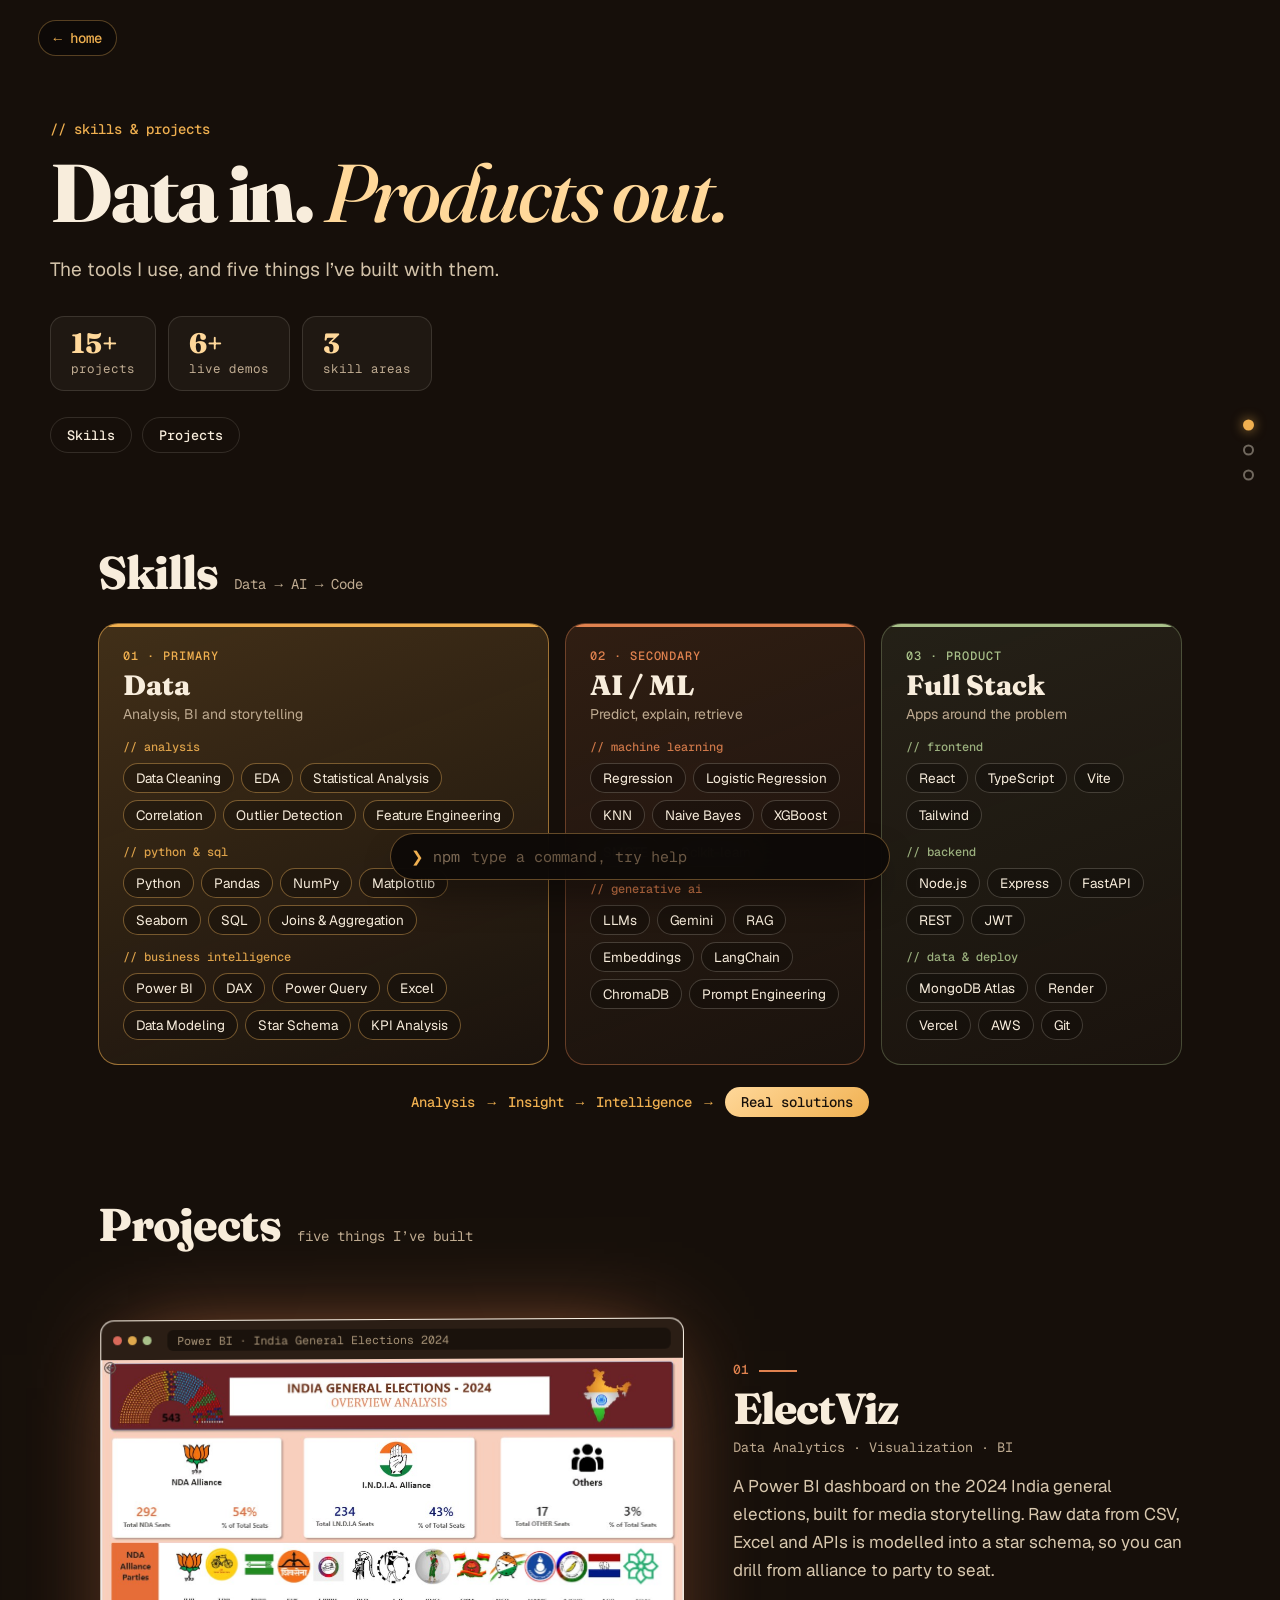
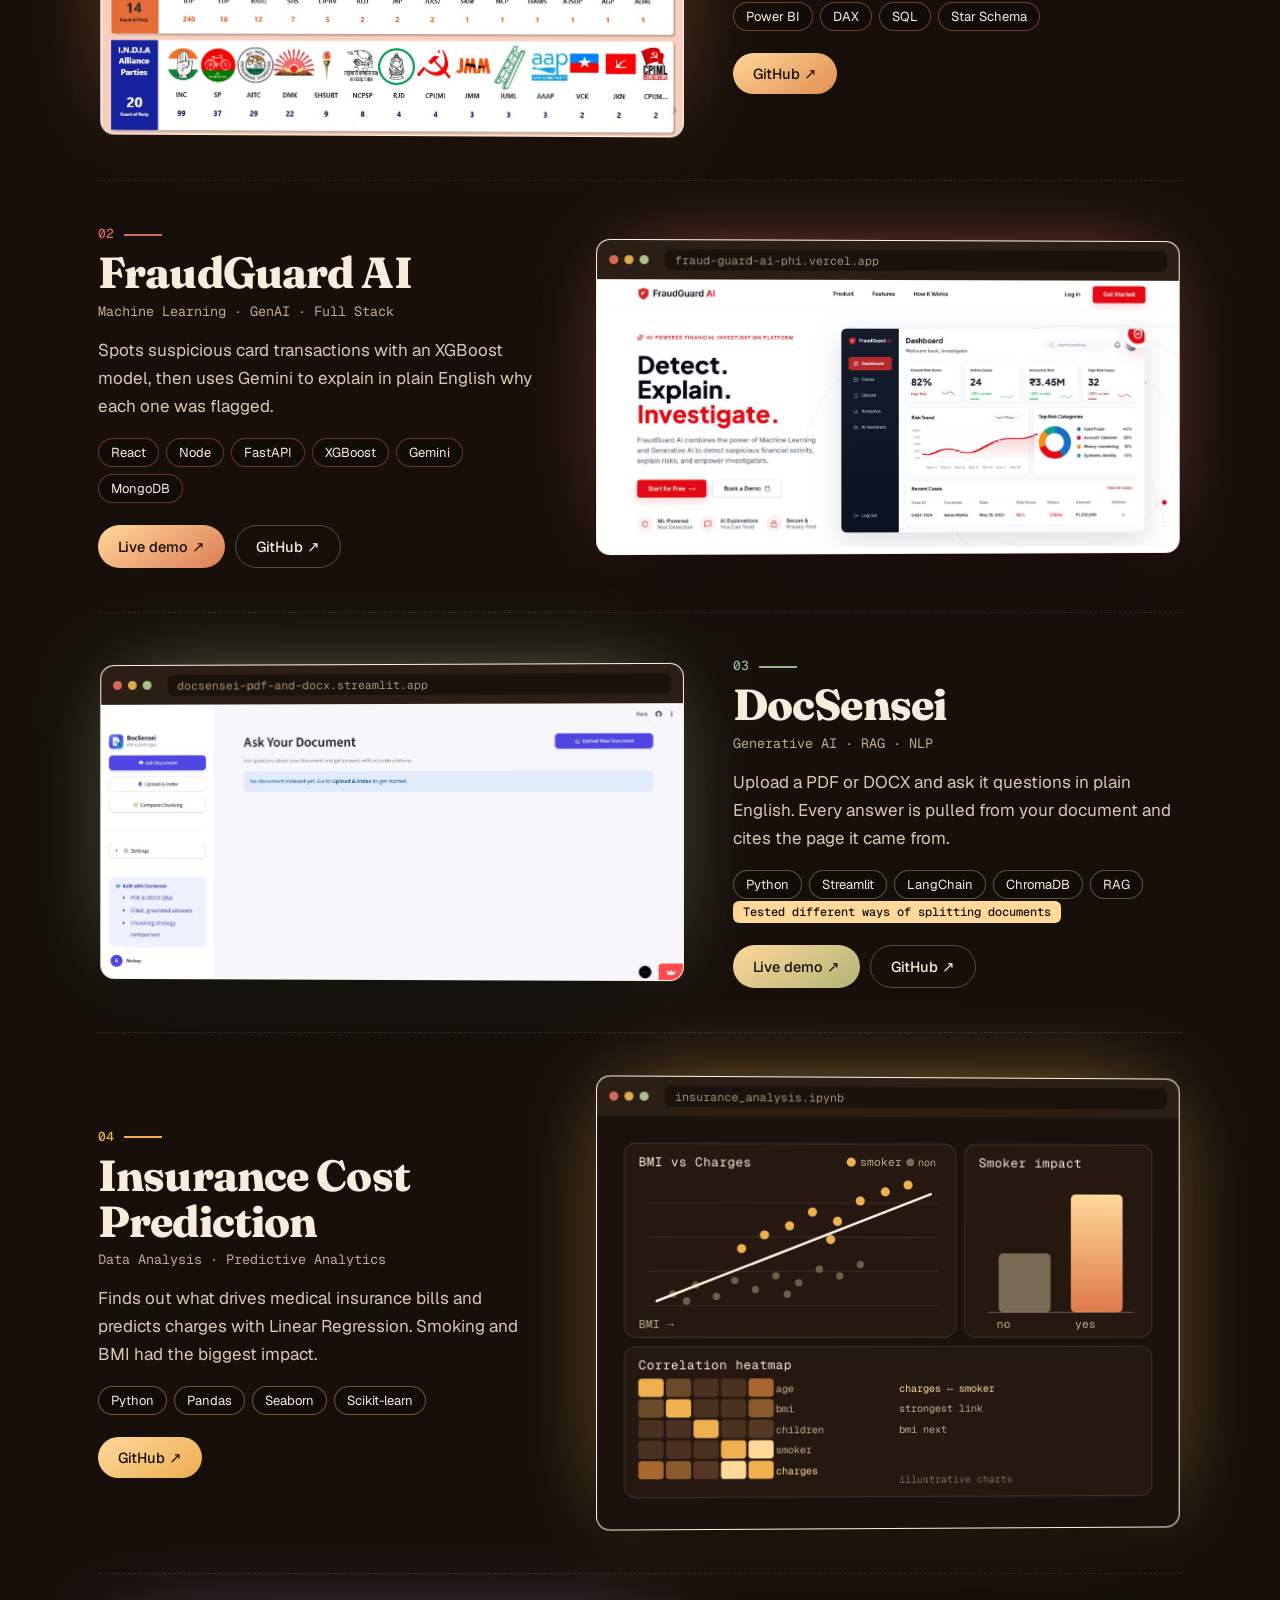
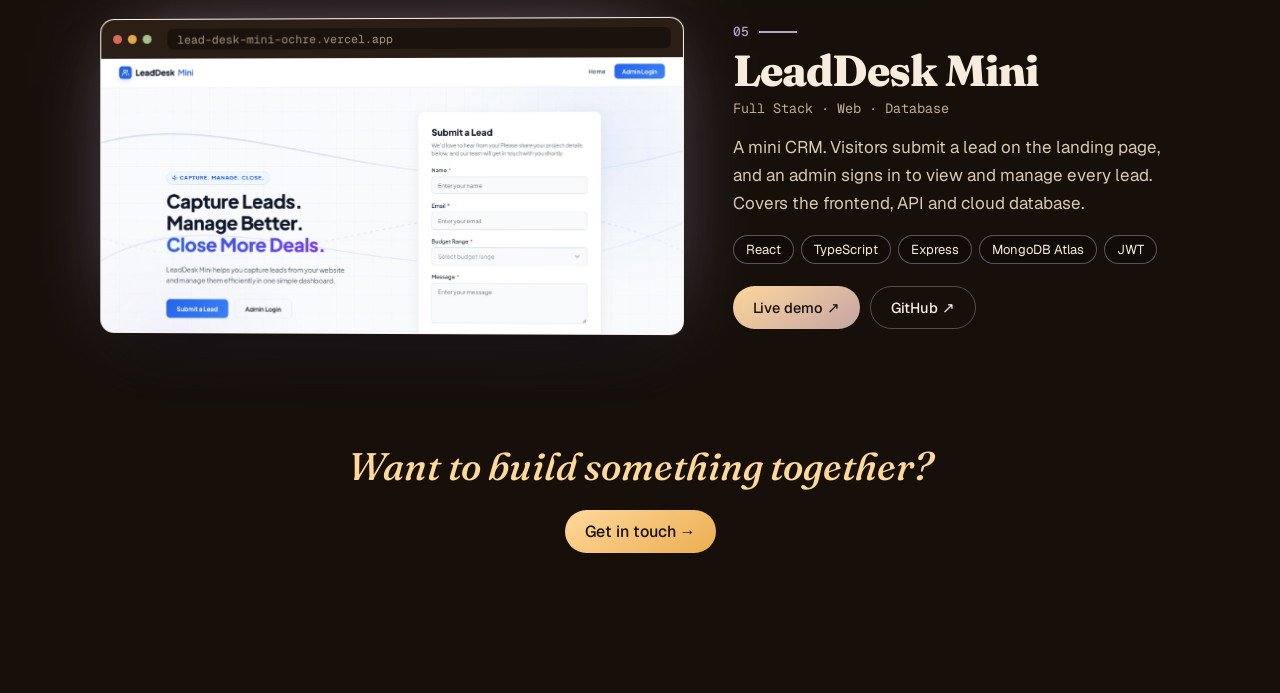
<file: skills.html>
<!DOCTYPE html>
<html lang="en">
<head>
<meta charset="utf-8">
<meta name="viewport" content="width=device-width, initial-scale=1, viewport-fit=cover">
<title>Skills &amp; Projects — Akshay</title>
<link rel="icon" href="favicon.svg" type="image/svg+xml">
<link rel="preload" href="fonts/fraunces-normal.woff2" as="font" type="font/woff2" crossorigin>
<link rel="preload" href="fonts/geist.woff2" as="font" type="font/woff2" crossorigin>
<link rel="stylesheet" href="fonts/fonts.css">
<link rel="stylesheet" href="js/nav.css">
<script src="js/nav.js"></script>
<style>
:root{--esp:#160f0a;--amber:#f0b050;--honey:#ffd89a;--copper:#e0824f;--sage:#a9c18a;--rose:#d9907a;--cream:#f8eddc;--mist:#bfab91;--line:rgba(248,237,220,.13);
box-sizing:border-box;padding-top:env(safe-area-inset-top,0px);padding-bottom:env(safe-area-inset-bottom,0px)}
*{box-sizing:border-box;margin:0}
html{scroll-behavior:smooth;scroll-padding-top:env(safe-area-inset-top,0px)}
body{background:var(--esp);color:var(--cream);font-family:"Geist",system-ui,sans-serif;-webkit-font-smoothing:antialiased}
.wall{position:fixed;inset:0;z-index:-1;transform:translateZ(0);background:linear-gradient(105deg,#110a06,#241610 55%,#2d1d16)}
a:focus-visible,button:focus-visible,input:focus-visible{outline:2px solid var(--honey);outline-offset:3px}
.back{position:fixed;top:calc(20px + env(safe-area-inset-top,0px));left:clamp(16px,3vw,44px);z-index:20;font:500 14px "Geist Mono",monospace;color:var(--amber);text-decoration:none;padding:8px 14px;border-radius:99px;border:1px solid rgba(227,168,87,.35);background:rgba(13,9,7,.9)}
.back:hover{background:rgba(227,168,87,.18)}
.wrap{max-width:1180px;margin:0 auto;padding:0 clamp(18px,4vw,48px)}
/* intro */
.intro{padding:120px 0 40px}
.eye{font:500 14px "Geist Mono",monospace;color:var(--amber);margin-bottom:14px}
h1{font:800 clamp(44px,6.4vw,92px)/1 "Fraunces",Georgia,serif;letter-spacing:-.03em}
h1 em{font-weight:500;color:var(--honey)}
.intro p{margin-top:20px;max-width:34em;font-size:clamp(17px,1.5vw,20px);line-height:1.65;color:#d2c2a9}
.jump{display:flex;gap:10px;margin-top:26px}
.jump a{font:500 13.5px "Geist Mono",monospace;color:var(--cream);text-decoration:none;padding:8px 16px;border-radius:99px;border:1px solid var(--line);transition:.2s}
.jump a:hover{border-color:var(--amber);color:var(--amber)}
.rv{opacity:0;transform:translateY(26px);transition:opacity .8s ease,transform .8s ease}.rv.in{opacity:1;transform:none}
/* skills */
.sec{padding:56px 0 24px}
.sh{display:flex;align-items:baseline;gap:16px;margin-bottom:26px}
.sh h2{font:800 clamp(30px,3.6vw,46px)/1.05 "Fraunces",serif;letter-spacing:-.02em}
.sh span{font:400 14px "Geist Mono",monospace;color:var(--mist)}
.flow{display:grid;grid-template-columns:1.5fr 1fr 1fr;gap:16px}
.sk{--a:var(--amber);position:relative;padding:24px;border-radius:20px;border:1px solid var(--line);background:linear-gradient(160deg,rgba(248,237,220,.07),rgba(248,237,220,.02));overflow:hidden}
.sk.main{border-color:rgba(240,176,80,.55);background:linear-gradient(160deg,rgba(240,176,80,.20),rgba(248,237,220,.02))}.sk.ai{--a:var(--copper);border-color:rgba(224,130,79,.38);background:linear-gradient(160deg,rgba(224,130,79,.13),rgba(248,237,220,.02))}.sk.fs{--a:var(--sage);border-color:rgba(169,193,138,.3);background:linear-gradient(160deg,rgba(169,193,138,.10),rgba(248,237,220,.02))}.sk::before{content:"";position:absolute;left:0;top:0;right:0;height:3px;background:var(--a)}
.sk .n{font:500 12px "Geist Mono",monospace;color:var(--a);letter-spacing:.08em}
.sk h3{font:800 28px/1.1 "Fraunces",serif;margin:6px 0 4px}
.sk .t{font-size:14px;color:var(--mist);margin-bottom:16px}
.sk h4{font:500 12px "Geist Mono",monospace;color:var(--a);margin:14px 0 8px;opacity:.9}
.chips{display:flex;flex-wrap:wrap;gap:7px}
.chips span{font-size:13.5px;padding:5px 12px;border-radius:99px;border:1px solid rgba(248,237,220,.2);background:rgba(13,9,7,.35);transition:.2s}
.sk.main .chips span{border-color:rgba(227,168,87,.45)}
.sk .chips span:hover{border-color:var(--a);color:var(--a)}.chips span:hover{border-color:var(--amber);color:var(--honey);transform:translateY(-2px)}
.arrow{display:flex;justify-content:center;margin:22px 0 4px;font:500 14px "Geist Mono",monospace;color:var(--amber);gap:12px;align-items:center;flex-wrap:wrap}
.arrow b{font-weight:500;padding:6px 16px;border-radius:99px;background:linear-gradient(145deg,var(--honey),var(--amber));color:var(--esp)}
/* projects */
.proj{--c:#f0b050;display:grid;grid-template-columns:1.3fr 1fr;gap:clamp(24px,4vw,56px);align-items:center;padding:44px 0}
.proj.flip{grid-template-columns:1fr 1.3fr}.proj.flip .shot{order:2}
.shot{position:relative;display:block;text-decoration:none;perspective:1400px}
.frame{border-radius:14px;overflow:hidden;background:#fff;border:1px solid rgba(240,200,140,.22);box-shadow:0 40px 70px -28px #000,0 0 90px -34px var(--c);transform:rotateY(-2deg);backface-visibility:hidden;transition:transform .5s cubic-bezier(.2,.8,.2,1),box-shadow .5s}
.flip .frame{transform:rotateY(2deg)}
.shot:hover .frame,.shot:focus-visible .frame{transform:translateY(-8px) scale(1.015);box-shadow:0 56px 80px -30px #000,0 0 120px -26px var(--c)}
.chrome{display:flex;align-items:center;gap:6px;padding:9px 12px;background:#2b1e15}
.chrome i{width:9px;height:9px;border-radius:50%}.chrome i:nth-child(1){background:#d9695a}.chrome i:nth-child(2){background:#e0a94d}.chrome i:nth-child(3){background:#a9c18a}
.chrome u{margin-left:10px;flex:1;text-decoration:none;font:400 11.5px "Geist Mono",monospace;color:#a89478;background:#1a120c;border-radius:6px;padding:3px 10px;white-space:nowrap;overflow:hidden;text-overflow:ellipsis}
.frame{position:relative}.frame img{display:block;width:100%;height:auto;transition:transform .5s}.frame .tint{display:none}
.vis{display:block;padding:18px;background:#1a120c}
.view{position:absolute;right:16px;bottom:16px;font:500 13px "Geist Mono",monospace;color:var(--esp);background:var(--amber);padding:7px 14px;border-radius:99px;opacity:0;transform:translateY(8px);transition:.3s}
.shot:hover .view,.shot:focus-visible .view{opacity:1;transform:none}
.info .no{font:500 13px "Geist Mono",monospace;color:var(--c)}.info .no::after{content:"";display:inline-block;width:38px;height:2px;margin-left:10px;vertical-align:middle;background:var(--c)}
.info h3{font:800 clamp(30px,3.4vw,44px)/1.05 "Fraunces",serif;letter-spacing:-.02em;margin:8px 0 6px}
.info .cat{font:400 13.5px "Geist Mono",monospace;color:var(--mist)}
.info p{margin:16px 0 18px;font-size:17px;line-height:1.65;color:#d9c9b0;max-width:30em}
.info .chips span{font-size:13px;border-color:color-mix(in srgb,var(--c) 45%,transparent)}
.links{display:flex;flex-wrap:wrap;gap:10px;margin-top:22px}
.btn{display:inline-flex;align-items:center;gap:8px;font:500 14.5px "Geist",sans-serif;text-decoration:none;padding:11px 20px;border-radius:99px;transition:.2s}
.btn.p{color:var(--esp);background:linear-gradient(145deg,var(--honey),color-mix(in srgb,var(--c) 70%,#e0a94d))}.btn.p:hover{transform:translateY(-2px);box-shadow:0 10px 24px -10px rgba(244,201,130,.7)}
.btn.g{color:var(--cream);border:1px solid rgba(248,237,220,.28)}.btn.g:hover{background:rgba(248,237,220,.08)}
.hl{display:inline-block;margin-top:2px;font:500 12px "Geist Mono",monospace;color:var(--esp);background:var(--honey);padding:3px 10px;border-radius:6px}
hr{border:0;border-top:1px dashed var(--line)}
/* insurance chart visual */
.vis svg{display:block;width:100%;height:auto}
.draw{stroke-dasharray:1;stroke-dashoffset:1;transition:stroke-dashoffset 2s ease .3s}.in .draw{stroke-dashoffset:0}
.end{padding:40px 0 140px;text-align:center}
.end p{font:italic 500 clamp(24px,3vw,40px)/1.3 "Fraunces",serif;color:var(--honey)}
.end code{font:500 .55em "Geist Mono",monospace;font-style:normal;color:var(--esp);background:var(--amber);padding:3px 12px;border-radius:8px}
/* dock */
.dock{position:fixed;left:50%;bottom:calc(20px + env(safe-area-inset-bottom,0px));transform:translateX(-50%);width:min(500px,92vw);z-index:30}
.msg{text-align:center;font:400 13px "Geist Mono",monospace;color:#9fd18b;margin-bottom:8px;opacity:0;transition:opacity .25s;text-shadow:0 1px 4px #000}.msg.show{opacity:1}
.tin{display:flex;align-items:center;gap:9px;padding:12px 20px;border-radius:99px;background:rgba(13,9,7,.92);border:1px solid rgba(227,168,87,.4);backdrop-filter:blur(14px);-webkit-backdrop-filter:blur(14px);box-shadow:0 20px 40px -16px #000;font:400 15px "Geist Mono",monospace;color:var(--amber);cursor:text}
.tin em{font-style:normal;color:#7d6a55}.tin input{flex:1;min-width:0;background:none;border:0;outline:0;color:var(--cream);font:inherit;caret-color:var(--amber)}.tin input::placeholder{color:#6b5844}
@media(max-width:900px){.flow{grid-template-columns:1fr}.proj,.proj.flip{grid-template-columns:1fr;gap:26px}.proj.flip .shot{order:0}.frame,.flip .frame{transform:none}.intro{padding-top:100px}}
@media(prefers-reduced-motion:reduce){html{scroll-behavior:auto}.rv{opacity:1;transform:none;transition:none}.frame{transition:none}.draw{stroke-dashoffset:0;transition:none}}

.prog{position:fixed;top:0;left:0;height:3px;width:100%;transform-origin:0 50%;transform:scaleX(0);background:linear-gradient(90deg,var(--copper),var(--amber),var(--honey));z-index:40}
.sk::after{content:"";position:absolute;inset:0;background:radial-gradient(260px circle at var(--mx,50%) var(--my,0%),rgba(255,216,154,.13),transparent 70%);opacity:0;transition:opacity .3s;pointer-events:none}.sk:hover::after{opacity:1}
.stats{display:flex;flex-wrap:wrap;gap:12px;margin-top:30px}.stats div{padding:12px 20px;border-radius:14px;border:1px solid var(--line);background:rgba(248,237,220,.04)}.stats b{display:block;font:800 28px/1 "Fraunces",serif;color:var(--honey)}.stats span{font:400 12.5px "Geist Mono",monospace;color:var(--mist)}
.dots{position:fixed;right:clamp(10px,2vw,28px);top:50%;transform:translateY(-50%);z-index:25;display:flex;flex-direction:column;gap:14px}
.dots a{width:11px;height:11px;border-radius:50%;border:2px solid rgba(248,237,220,.4);background:transparent;transition:.25s;position:relative}.dots a.on{background:var(--amber);border-color:var(--amber);box-shadow:0 0 12px rgba(240,176,80,.7)}
.dots a::before{content:attr(data-l);position:absolute;right:20px;top:50%;transform:translateY(-50%);font:500 12px "Geist Mono",monospace;color:var(--cream);background:rgba(13,9,7,.85);padding:3px 9px;border-radius:6px;white-space:nowrap;opacity:0;pointer-events:none;transition:.2s}.dots a:hover::before{opacity:1}
.lb{position:fixed;inset:0;z-index:60;display:none;place-items:center;padding:20px;background:rgba(10,6,3,.88);backdrop-filter:blur(8px);-webkit-backdrop-filter:blur(8px)}.lb.open{display:grid;animation:fd .25s}@keyframes fd{from{opacity:0}}
.lb figure{max-width:min(1200px,96vw);text-align:center}.lb img{max-width:100%;max-height:78vh;border-radius:12px;box-shadow:0 40px 80px -20px #000,0 0 100px -30px var(--amber)}.lb figcaption{margin-top:16px;display:flex;gap:10px;justify-content:center;flex-wrap:wrap;align-items:center;font:500 14px "Geist Mono",monospace;color:var(--mist)}
.lb button.x{position:absolute;right:18px;top:16px;width:42px;height:42px;border-radius:50%;border:1px solid var(--line);background:rgba(13,9,7,.7);color:var(--cream);font-size:24px;cursor:pointer}
@media(max-width:1100px){.dots{display:none}}
@media(prefers-reduced-motion:reduce){.sk::after{display:none}.lb.open{animation:none}}
</style>
</head>
<body>
<div class="wall"></div><div class="prog" id="prog"></div>
<nav class="dots" aria-label="Sections"><a href="#top" data-l="intro" class="on"></a><a href="#skills" data-l="skills"></a><a href="#projects" data-l="projects"></a></nav>
<a class="back" href="index.html" id="home">← home</a>

<header class="wrap intro" id="top">
<div class="eye">// skills &amp; projects</div>
<h1>Data in. <em>Products out.</em></h1>
<p>The tools I use, and five things I’ve built with them.</p>
<div class="stats rv"><div><b>15+</b><span>projects</span></div><div><b>6+</b><span>live demos</span></div><div><b>3</b><span>skill areas</span></div></div>
<nav class="jump" aria-label="On this page"><a href="#skills">Skills</a><a href="#projects">Projects</a></nav>
</header>

<main class="wrap">
<section class="sec" id="skills">
<div class="sh rv"><h2>Skills</h2><span>Data → AI → Code</span></div>
<div class="flow">
<article class="sk main rv"><div class="n">01 · PRIMARY</div><h3>Data</h3><div class="t">Analysis, BI and storytelling</div>
<h4>// analysis</h4><div class="chips"><span>Data Cleaning</span><span>EDA</span><span>Statistical Analysis</span><span>Correlation</span><span>Outlier Detection</span><span>Feature Engineering</span></div>
<h4>// python &amp; sql</h4><div class="chips"><span>Python</span><span>Pandas</span><span>NumPy</span><span>Matplotlib</span><span>Seaborn</span><span>SQL</span><span>Joins &amp; Aggregation</span></div>
<h4>// business intelligence</h4><div class="chips"><span>Power BI</span><span>DAX</span><span>Power Query</span><span>Excel</span><span>Data Modeling</span><span>Star Schema</span><span>KPI Analysis</span></div></article>
<article class="sk ai rv" style="transition-delay:.1s"><div class="n">02 · SECONDARY</div><h3>AI / ML</h3><div class="t">Predict, explain, retrieve</div>
<h4>// machine learning</h4><div class="chips"><span>Regression</span><span>Logistic Regression</span><span>KNN</span><span>Naive Bayes</span><span>XGBoost</span><span>SMOTE</span><span>Scikit-learn</span></div>
<h4>// generative ai</h4><div class="chips"><span>LLMs</span><span>Gemini</span><span>RAG</span><span>Embeddings</span><span>LangChain</span><span>ChromaDB</span><span>Prompt Engineering</span></div></article>
<article class="sk fs rv" style="transition-delay:.2s"><div class="n">03 · PRODUCT</div><h3>Full Stack</h3><div class="t">Apps around the problem</div>
<h4>// frontend</h4><div class="chips"><span>React</span><span>TypeScript</span><span>Vite</span><span>Tailwind</span></div>
<h4>// backend</h4><div class="chips"><span>Node.js</span><span>Express</span><span>FastAPI</span><span>REST</span><span>JWT</span></div>
<h4>// data &amp; deploy</h4><div class="chips"><span>MongoDB Atlas</span><span>Render</span><span>Vercel</span><span>AWS</span><span>Git</span></div></article>
</div>
<div class="arrow rv"><span>Analysis</span>→<span>Insight</span>→<span>Intelligence</span>→<b>Real solutions</b></div>
</section>

<section class="sec" id="projects">
<div class="sh rv"><h2>Projects</h2><span>five things I’ve built</span></div>

<article class="proj rv" style="--c:#e0824f">
<a class="shot" href="https://github.com/akshayxstack/ElectViz_Election-Data-Visualization-for-Media" target="_blank" rel="noopener" aria-label="ElectViz on GitHub" data-zoom><div class="frame"><div class="chrome"><i></i><i></i><i></i><u>Power BI · India General Elections 2024</u></div><img src="assets/electviz.jpg" alt="ElectViz Power BI dashboard showing the 2024 India general election overview" loading="lazy"><span class="tint"></span></div><span class="view">Click to enlarge screenshot ⤢</span></a>
<div class="info"><div class="no">01</div><h3>ElectViz</h3><div class="cat">Data Analytics · Visualization · BI</div>
<p>A Power BI dashboard on the 2024 India general elections, built for media storytelling. Raw data from CSV, Excel and APIs is modelled into a star schema, so you can drill from alliance to party to seat.</p>
<div class="chips"><span>Power BI</span><span>DAX</span><span>SQL</span><span>Star Schema</span></div>
<div class="links"><a class="btn p" href="https://github.com/akshayxstack/ElectViz_Election-Data-Visualization-for-Media" target="_blank" rel="noopener">GitHub ↗</a></div></div>
</article><hr>

<article class="proj flip rv" style="--c:#d9695a">
<a class="shot" href="https://fraud-guard-ai-phi.vercel.app/" target="_blank" rel="noopener" aria-label="Open FraudGuard AI live demo" data-zoom><div class="frame"><div class="chrome"><i></i><i></i><i></i><u>fraud-guard-ai-phi.vercel.app</u></div><img src="assets/fraudguard.jpg" alt="FraudGuard AI landing page with an investigation dashboard preview" loading="lazy"><span class="tint"></span></div><span class="view">Click to enlarge screenshot ⤢</span></a>
<div class="info"><div class="no">02</div><h3>FraudGuard AI</h3><div class="cat">Machine Learning · GenAI · Full Stack</div>
<p>Spots suspicious card transactions with an XGBoost model, then uses Gemini to explain in plain English why each one was flagged.</p>
<div class="chips"><span>React</span><span>Node</span><span>FastAPI</span><span>XGBoost</span><span>Gemini</span><span>MongoDB</span></div>
<div class="links"><a class="btn p" href="https://fraud-guard-ai-phi.vercel.app/" target="_blank" rel="noopener">Live demo ↗</a><a class="btn g" href="https://github.com/akshayxstack/FraudGuard-AI" target="_blank" rel="noopener">GitHub ↗</a></div></div>
</article><hr>

<article class="proj rv" style="--c:#9db88a">
<a class="shot" href="https://docsensei-pdf-and-docx.streamlit.app/" target="_blank" rel="noopener" aria-label="Open DocSensei live demo" data-zoom><div class="frame"><div class="chrome"><i></i><i></i><i></i><u>docsensei-pdf-and-docx.streamlit.app</u></div><img src="assets/docsensei.jpg" alt="DocSensei app: Ask Your Document screen with sidebar for upload, indexing and chunking comparison" loading="lazy"><span class="tint"></span></div><span class="view">Click to enlarge screenshot ⤢</span></a>
<div class="info"><div class="no">03</div><h3>DocSensei</h3><div class="cat">Generative AI · RAG · NLP</div>
<p>Upload a PDF or DOCX and ask it questions in plain English. Every answer is pulled from your document and cites the page it came from.</p>
<div class="chips"><span>Python</span><span>Streamlit</span><span>LangChain</span><span>ChromaDB</span><span>RAG</span></div>
<span class="hl">Tested different ways of splitting documents</span>
<div class="links"><a class="btn p" href="https://docsensei-pdf-and-docx.streamlit.app/" target="_blank" rel="noopener">Live demo ↗</a><a class="btn g" href="https://github.com/akshayxstack/DocSensei-PDF-and-DOCX-Q-A" target="_blank" rel="noopener">GitHub ↗</a></div></div>
</article><hr>

<article class="proj flip rv" style="--c:#f0b050">
<a class="shot" href="https://github.com/akshayxstack/Insurance-Cost-Analysis-and-Prediction" target="_blank" rel="noopener" aria-label="Insurance Cost Analysis on GitHub"><div class="frame"><div class="chrome"><i></i><i></i><i></i><u>insurance_analysis.ipynb</u></div>
<div class="vis"><svg viewBox="0 0 480 330" role="img" aria-label="Insurance analysis preview: BMI vs charges scatter with regression line, smoker vs non-smoker charges, and a correlation heatmap">
<defs><linearGradient id="ib" x1="0" y1="0" x2="0" y2="1"><stop offset="0" stop-color="#ffd89a"/><stop offset="1" stop-color="#e07a4a"/></linearGradient><linearGradient id="ig" x1="0" x2="1"><stop offset="0" stop-color="#f0b050" stop-opacity=".0"/><stop offset="1" stop-color="#f0b050" stop-opacity=".25"/></linearGradient></defs>
<g font-family="Geist Mono,monospace" font-size="10" fill="#bfab91">
<rect x="8" y="8" width="290" height="170" rx="10" fill="#241810" stroke="rgba(248,237,220,.12)"/>
<text x="20" y="28" fill="#f8eddc" font-size="11">BMI vs Charges</text>
<g stroke="rgba(248,237,220,.08)"><path d="M28 150h254M28 120h254M28 90h254M28 60h254"/></g>
<g fill="#7d6a55" opacity=".85"><circle cx="50" cy="140" r="3.2"/><circle cx="70" cy="132" r="3.2"/><circle cx="88" cy="142" r="3.2"/><circle cx="104" cy="128" r="3.2"/><circle cx="122" cy="136" r="3.2"/><circle cx="140" cy="124" r="3.2"/><circle cx="160" cy="130" r="3.2"/><circle cx="178" cy="118" r="3.2"/><circle cx="196" cy="124" r="3.2"/><circle cx="214" cy="114" r="3.2"/><circle cx="62" cy="146" r="3.2"/><circle cx="150" cy="140" r="3.2"/></g>
<g fill="#f0b050"><circle cx="110" cy="100" r="4"/><circle cx="130" cy="88" r="4"/><circle cx="152" cy="80" r="4"/><circle cx="172" cy="68" r="4"/><circle cx="194" cy="76" r="4"/><circle cx="214" cy="58" r="4"/><circle cx="236" cy="50" r="4"/><circle cx="256" cy="44" r="4"/><circle cx="188" cy="92" r="4"/></g>
<path class="draw" pathLength="1" d="M36 146L276 52" fill="none" stroke="#f8eddc" stroke-width="2.2" stroke-linecap="round"/>
<circle cx="206" cy="24" r="4" fill="#f0b050"/><text x="214" y="27">smoker</text><circle cx="258" cy="24" r="3.4" fill="#7d6a55"/><text x="265" y="27" font-size="9">non</text>
<text x="20" y="170">BMI →</text>
<rect x="306" y="8" width="166" height="170" rx="10" fill="#241810" stroke="rgba(248,237,220,.12)"/>
<text x="318" y="28" fill="#f8eddc" font-size="11">Smoker impact</text>
<rect x="336" y="104" width="46" height="52" rx="4" fill="#7d6a55"/><rect x="400" y="52" width="46" height="104" rx="4" fill="url(#ib)"/>
<path d="M326 156h130" stroke="rgba(248,237,220,.25)"/><text x="334" y="170">no</text><text x="404" y="170">yes</text>
<rect x="8" y="186" width="464" height="132" rx="10" fill="#241810" stroke="rgba(248,237,220,.12)"/>
<text x="20" y="206" fill="#f8eddc" font-size="11">Correlation heatmap</text>
<g transform="translate(20,214)">
<g fill-opacity="1"><rect width="22" height="16" x="0" y="0" rx="3" fill="#f0b050"/><rect width="22" height="16" x="24" y="0" rx="3" fill="#6b4a29"/><rect width="22" height="16" x="48" y="0" rx="3" fill="#4a3220"/><rect width="22" height="16" x="72" y="0" rx="3" fill="#4a3220"/><rect width="22" height="16" x="96" y="0" rx="3" fill="#a8672f"/>
<rect width="22" height="16" x="0" y="18" rx="3" fill="#6b4a29"/><rect width="22" height="16" x="24" y="18" rx="3" fill="#f0b050"/><rect width="22" height="16" x="48" y="18" rx="3" fill="#4a3220"/><rect width="22" height="16" x="72" y="18" rx="3" fill="#4a3220"/><rect width="22" height="16" x="96" y="18" rx="3" fill="#8a5a2c"/>
<rect width="22" height="16" x="0" y="36" rx="3" fill="#4a3220"/><rect width="22" height="16" x="24" y="36" rx="3" fill="#4a3220"/><rect width="22" height="16" x="48" y="36" rx="3" fill="#f0b050"/><rect width="22" height="16" x="72" y="36" rx="3" fill="#4a3220"/><rect width="22" height="16" x="96" y="36" rx="3" fill="#553823"/>
<rect width="22" height="16" x="0" y="54" rx="3" fill="#4a3220"/><rect width="22" height="16" x="24" y="54" rx="3" fill="#4a3220"/><rect width="22" height="16" x="48" y="54" rx="3" fill="#4a3220"/><rect width="22" height="16" x="72" y="54" rx="3" fill="#f0b050"/><rect width="22" height="16" x="96" y="54" rx="3" fill="#ffd89a"/>
<rect width="22" height="16" x="0" y="72" rx="3" fill="#a8672f"/><rect width="22" height="16" x="24" y="72" rx="3" fill="#8a5a2c"/><rect width="22" height="16" x="48" y="72" rx="3" fill="#553823"/><rect width="22" height="16" x="72" y="72" rx="3" fill="#ffd89a"/><rect width="22" height="16" x="96" y="72" rx="3" fill="#f0b050"/></g></g>
<g font-size="9"><text x="140" y="226">age</text><text x="140" y="244">bmi</text><text x="140" y="262">children</text><text x="140" y="280">smoker</text><text x="140" y="298" fill="#ffd89a">charges</text></g>
<g font-size="9"><text x="248" y="226" fill="#ffd89a">charges ↔ smoker</text><text x="248" y="244">strongest link</text><text x="248" y="262">bmi next</text></g>
<path d="M300 222h160M300 262h160" stroke="rgba(248,237,220,.0)"/>
<text x="248" y="306" font-size="9" fill="#7d6a55">illustrative charts</text>
</g></svg></div></div><span class="view">Open notebook on GitHub ↗</span></a>
<div class="info"><div class="no">04</div><h3>Insurance Cost Prediction</h3><div class="cat">Data Analysis · Predictive Analytics</div>
<p>Finds out what drives medical insurance bills and predicts charges with Linear Regression. Smoking and BMI had the biggest impact.</p>
<div class="chips"><span>Python</span><span>Pandas</span><span>Seaborn</span><span>Scikit-learn</span></div>
<div class="links"><a class="btn p" href="https://github.com/akshayxstack/Insurance-Cost-Analysis-and-Prediction" target="_blank" rel="noopener">GitHub ↗</a></div></div>
</article><hr>

<article class="proj rv" style="--c:#b9a2c9">
<a class="shot" href="https://lead-desk-mini-ochre.vercel.app/" target="_blank" rel="noopener" aria-label="Open LeadDesk Mini live demo" data-zoom><div class="frame"><div class="chrome"><i></i><i></i><i></i><u>lead-desk-mini-ochre.vercel.app</u></div><img src="assets/leaddesk.jpg" alt="LeadDesk Mini landing page with a lead submission form" loading="lazy"><span class="tint"></span></div><span class="view">Click to enlarge screenshot ⤢</span></a>
<div class="info"><div class="no">05</div><h3>LeadDesk Mini</h3><div class="cat">Full Stack · Web · Database</div>
<p>A mini CRM. Visitors submit a lead on the landing page, and an admin signs in to view and manage every lead. Covers the frontend, API and cloud database.</p>
<div class="chips"><span>React</span><span>TypeScript</span><span>Express</span><span>MongoDB Atlas</span><span>JWT</span></div>
<div class="links"><a class="btn p" href="https://lead-desk-mini-ochre.vercel.app/" target="_blank" rel="noopener">Live demo ↗</a><a class="btn g" href="https://github.com/akshayxstack/LeadDesk-Mini" target="_blank" rel="noopener">GitHub ↗</a></div></div>
</article>
</section>
</main>

<footer class="wrap end rv" id="end"><p>Want to build something together?<br><a class="btn p" id="cta" href="#" style="--c:#f0b050;font-size:16px;margin-top:18px">Get in touch →</a></p></footer>

<div class="lb" id="lb" role="dialog" aria-modal="true" aria-label="Screenshot preview"><button class="x" id="lx" aria-label="Close">×</button><figure><img id="li" alt=""><figcaption id="lc"></figcaption></figure></div>
<div class="dock"><div class="msg" id="msg" aria-live="polite"></div>
<label class="tin"><span>❯</span><em>npm</em><input id="ti" aria-label="Type a command" autocomplete="off" autocapitalize="off" spellcheck="false" placeholder="type a command, try help"></label></div>
<script>
(function(){
var d=document,ti=d.getElementById("ti"),msg=d.getElementById("msg");
var els=d.querySelectorAll(".rv");
if("IntersectionObserver" in window){var io=new IntersectionObserver(function(e){e.forEach(function(x){if(x.isIntersecting){x.target.classList.add("in");io.unobserve(x.target)}})},{threshold:.15});els.forEach(function(c){io.observe(c)})}else els.forEach(function(c){c.classList.add("in")});
function say(t){msg.textContent=t;msg.classList.add("show");clearTimeout(say.t);say.t=setTimeout(function(){msg.classList.remove("show")},3200)}
function run(raw){Nav.handle(raw,{say:say})}
ti.addEventListener("keydown",function(e){if(e.key==="Enter"){run(ti.value);ti.value=""}});
d.getElementById("home").addEventListener("click",function(e){e.preventDefault();run("home")});
d.getElementById("cta").addEventListener("click",function(e){e.preventDefault();run("contact")});
var prog=d.getElementById("prog"),dots=[].slice.call(d.querySelectorAll(".dots a")),secs=dots.map(function(a){return d.querySelector(a.getAttribute("href"))});
function onS(){var h=d.documentElement.scrollHeight-innerHeight;prog.style.transform="scaleX("+(h>0?scrollY/h:0)+")";var cur=0;secs.forEach(function(e,i){if(e&&e.getBoundingClientRect().top<innerHeight*.45)cur=i});dots.forEach(function(a,i){a.classList.toggle("on",i===cur)})}
addEventListener("scroll",onS,{passive:true});onS();
d.querySelectorAll(".sk").forEach(function(c){c.addEventListener("pointermove",function(e){var r=c.getBoundingClientRect();c.style.setProperty("--mx",(e.clientX-r.left)+"px");c.style.setProperty("--my",(e.clientY-r.top)+"px")})});
var lb=d.getElementById("lb"),li=d.getElementById("li"),lc=d.getElementById("lc"),last=null;
function closeLb(){lb.classList.remove("open");if(last)last.focus()}
d.querySelectorAll("a.shot[data-zoom]").forEach(function(a){a.addEventListener("click",function(e){e.preventDefault();last=a;var im=a.querySelector("img"),t=a.closest(".proj").querySelector("h3").textContent;li.src=im.src;li.alt=im.alt;lc.innerHTML="";var s=d.createElement("span");s.textContent=t;lc.appendChild(s);var l=d.createElement("a");l.className="btn p";l.href=a.href;l.target="_blank";l.rel="noopener";l.textContent=a.href.indexOf("github.com")>-1?"GitHub ↗":"Open live demo ↗";lc.appendChild(l);lb.classList.add("open");d.getElementById("lx").focus()})});
d.getElementById("lx").onclick=closeLb;lb.addEventListener("click",function(e){if(e.target===lb)closeLb()});addEventListener("keydown",function(e){if(e.key==="Escape"&&lb.classList.contains("open"))closeLb()});
})();
</script>
</body>
</html>
</file>
<file: fonts/fonts.css>
@font-face{font-family:"Fraunces";font-style:normal;font-weight:100 900;font-display:swap;src:url(fraunces-normal.woff2) format("woff2")}
@font-face{font-family:"Fraunces";font-style:italic;font-weight:100 900;font-display:swap;src:url(fraunces-italic.woff2) format("woff2")}
@font-face{font-family:"Geist";font-style:normal;font-weight:100 900;font-display:swap;src:url(geist.woff2) format("woff2")}
@font-face{font-family:"Geist Mono";font-style:normal;font-weight:100 900;font-display:swap;src:url(geist-mono.woff2) format("woff2")}
@font-face{font-family:"Caveat";font-style:normal;font-weight:400 700;font-display:swap;src:url(caveat.woff2) format("woff2")}
@font-face{font-family:"Homemade Apple";font-style:normal;font-weight:400;font-display:swap;src:url(homemade-apple.woff2) format("woff2")}
</file>
<file: js/nav.css>
html{background:#160f0a}
@keyframes navin{from{opacity:0}}
body{animation:navin .45s ease}
html.nav-zoom{overflow:hidden}
html.nav-zoom body{transform:scale(2.4);opacity:0;transition:transform .5s cubic-bezier(.6,0,.9,.4),opacity .5s ease-in;pointer-events:none}
html.nav-fade body{opacity:0;transition:opacity .26s ease-in;pointer-events:none}
.wall{transition:filter .7s}
html.lights-off .wall{filter:brightness(.55)}
@media(prefers-reduced-motion:reduce){body{animation:none}html.nav-zoom body,html.nav-fade body{transition:none}}
</file>
